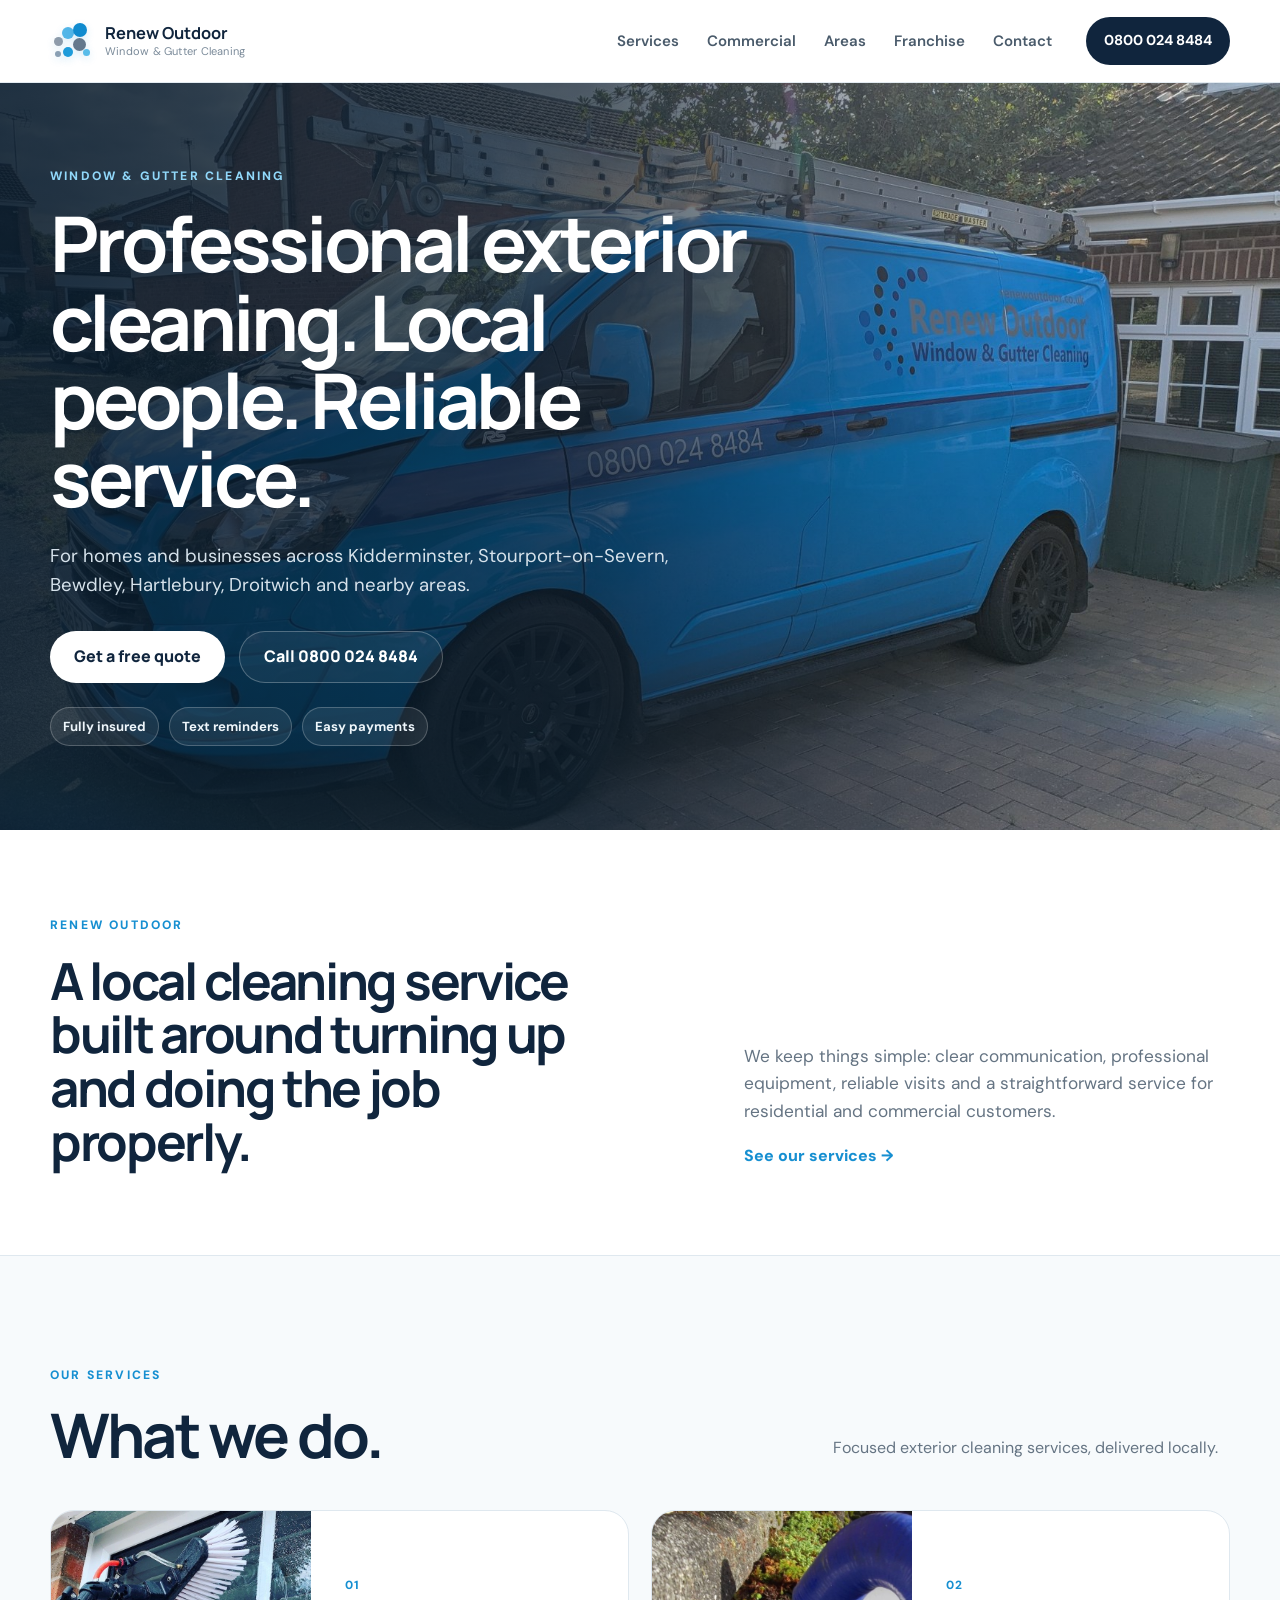
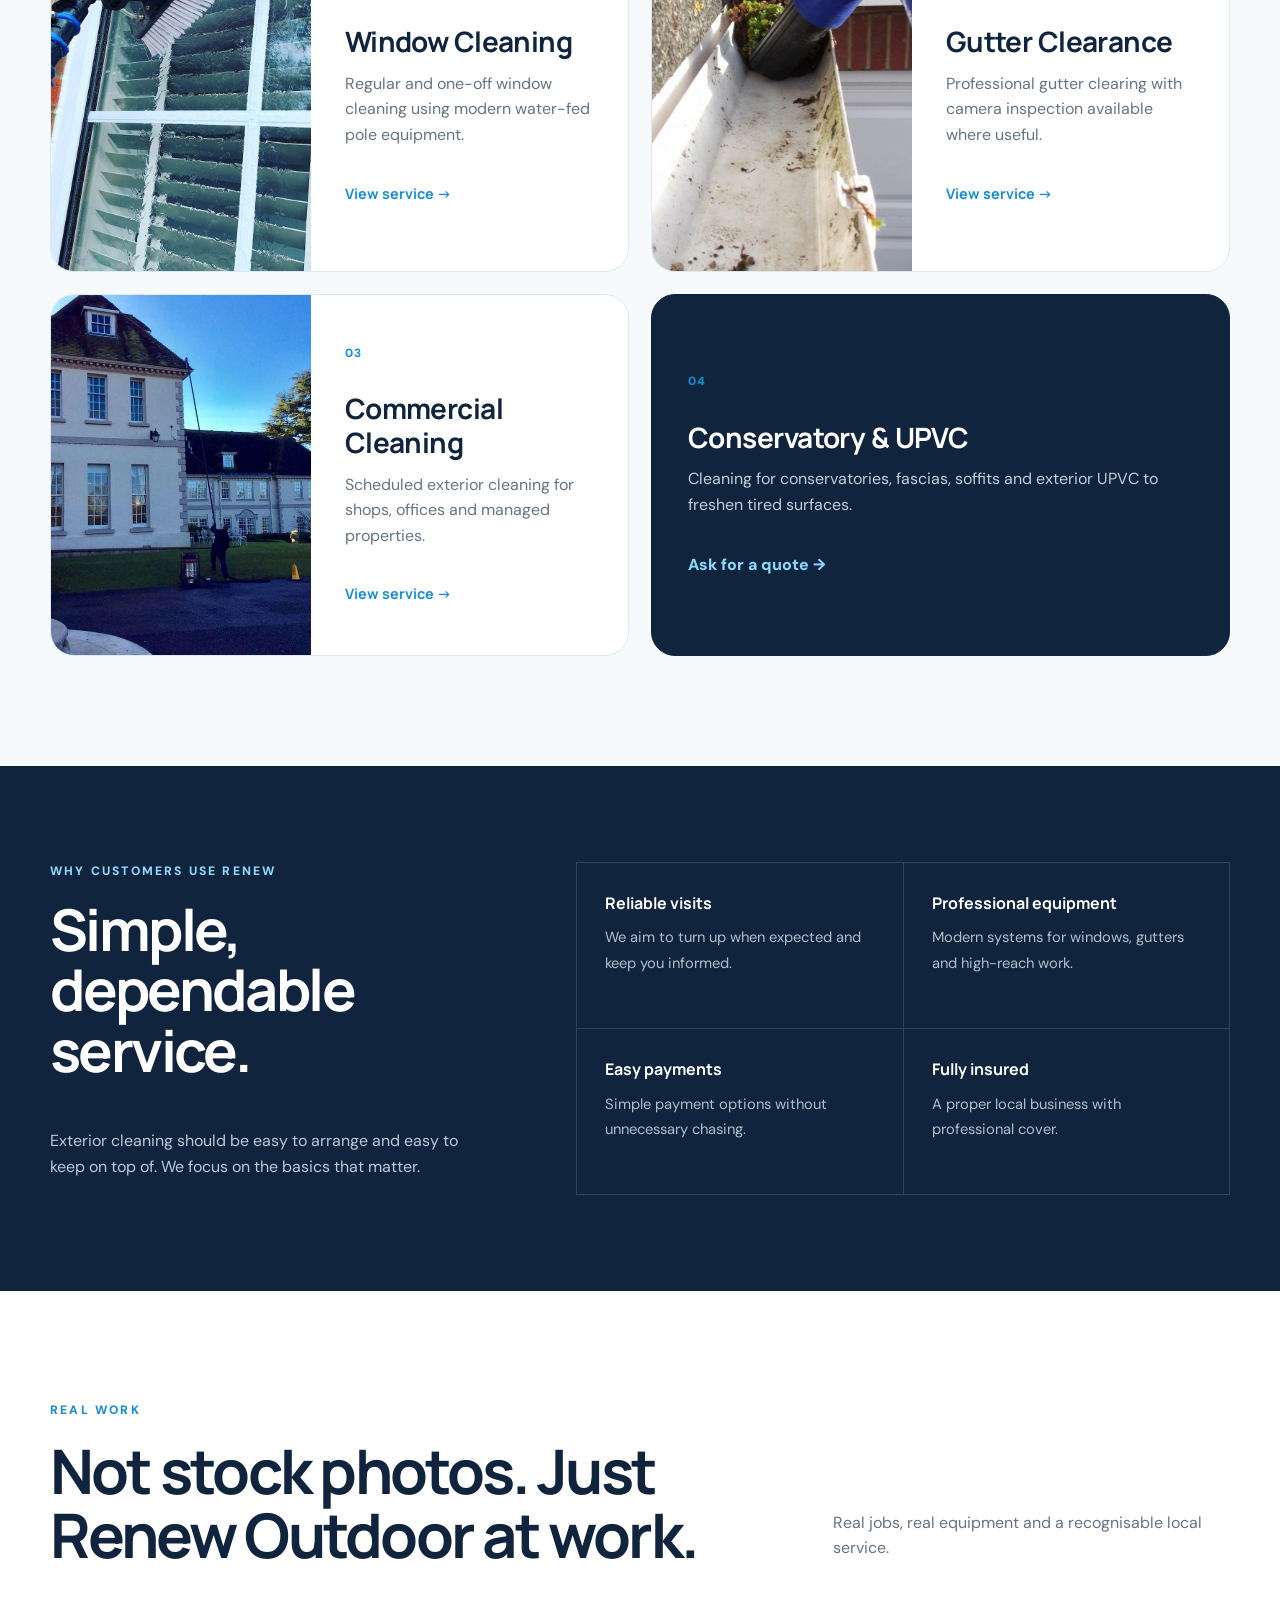
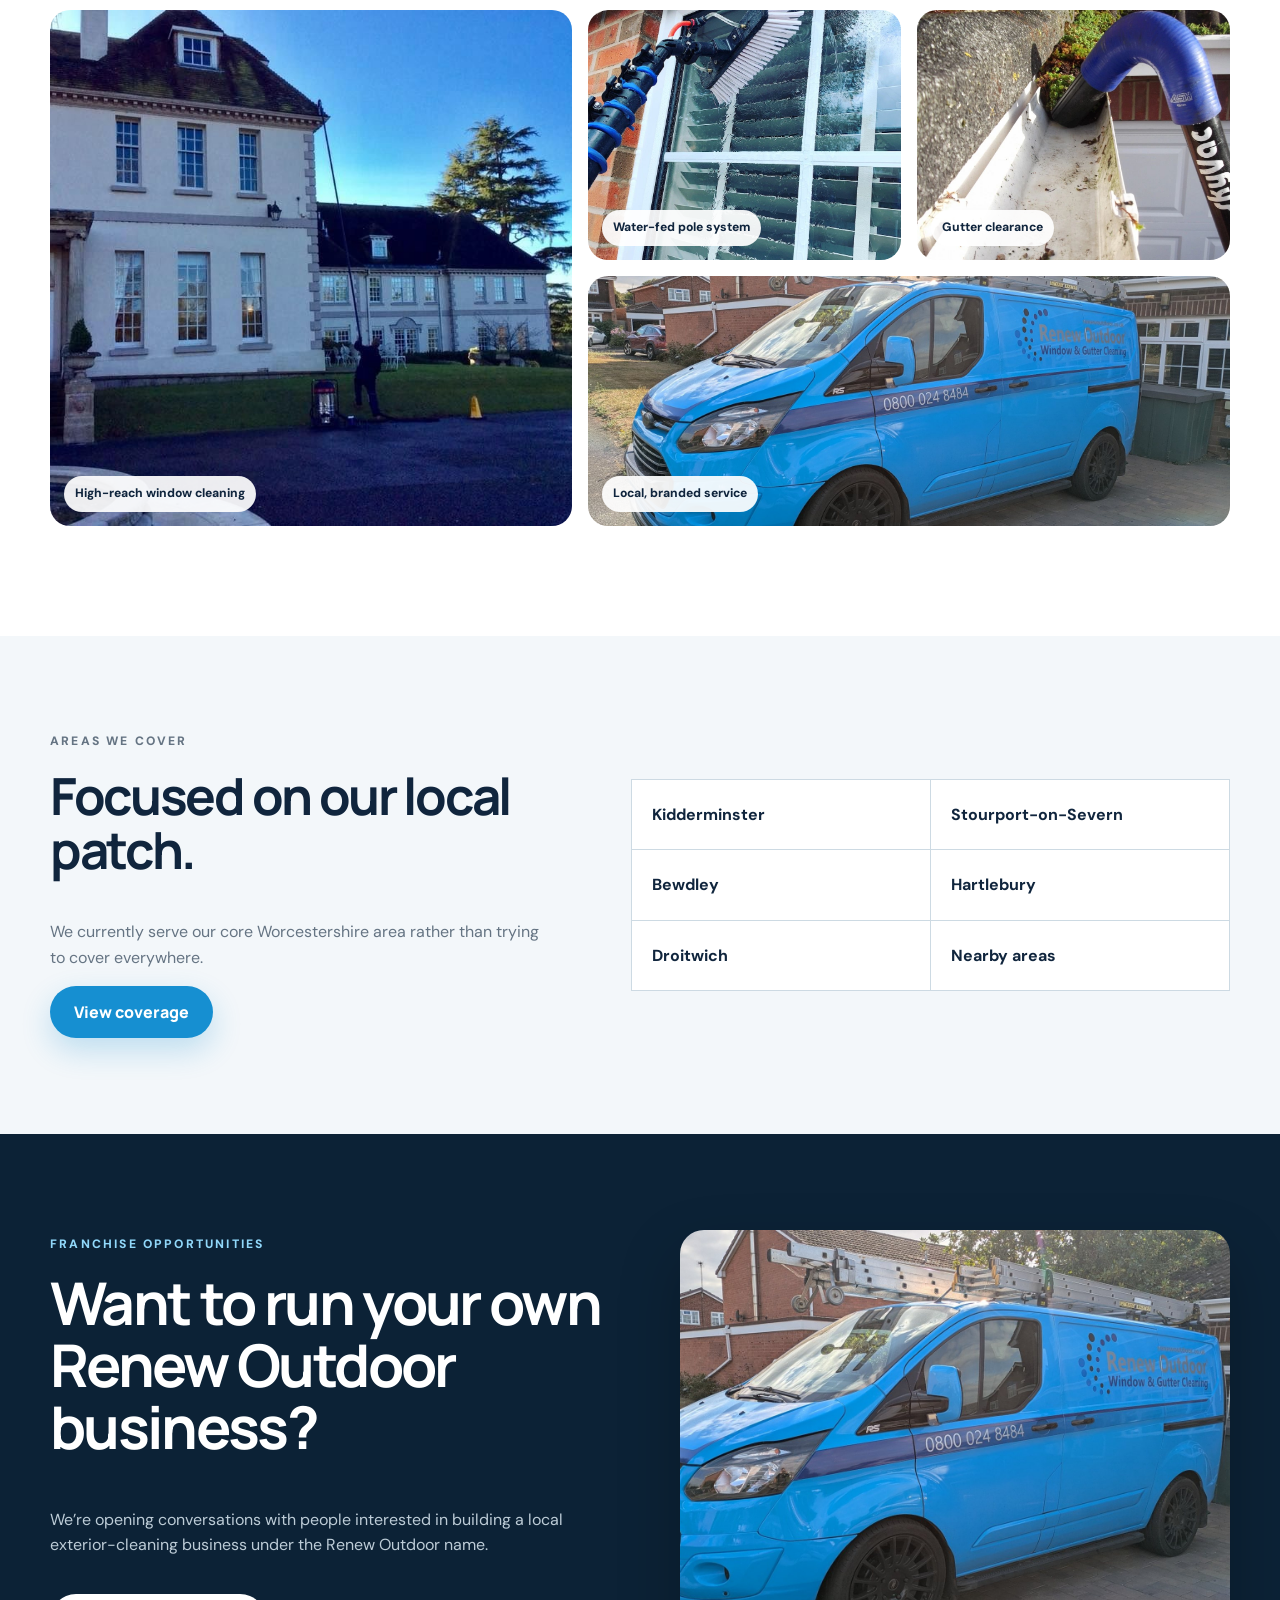
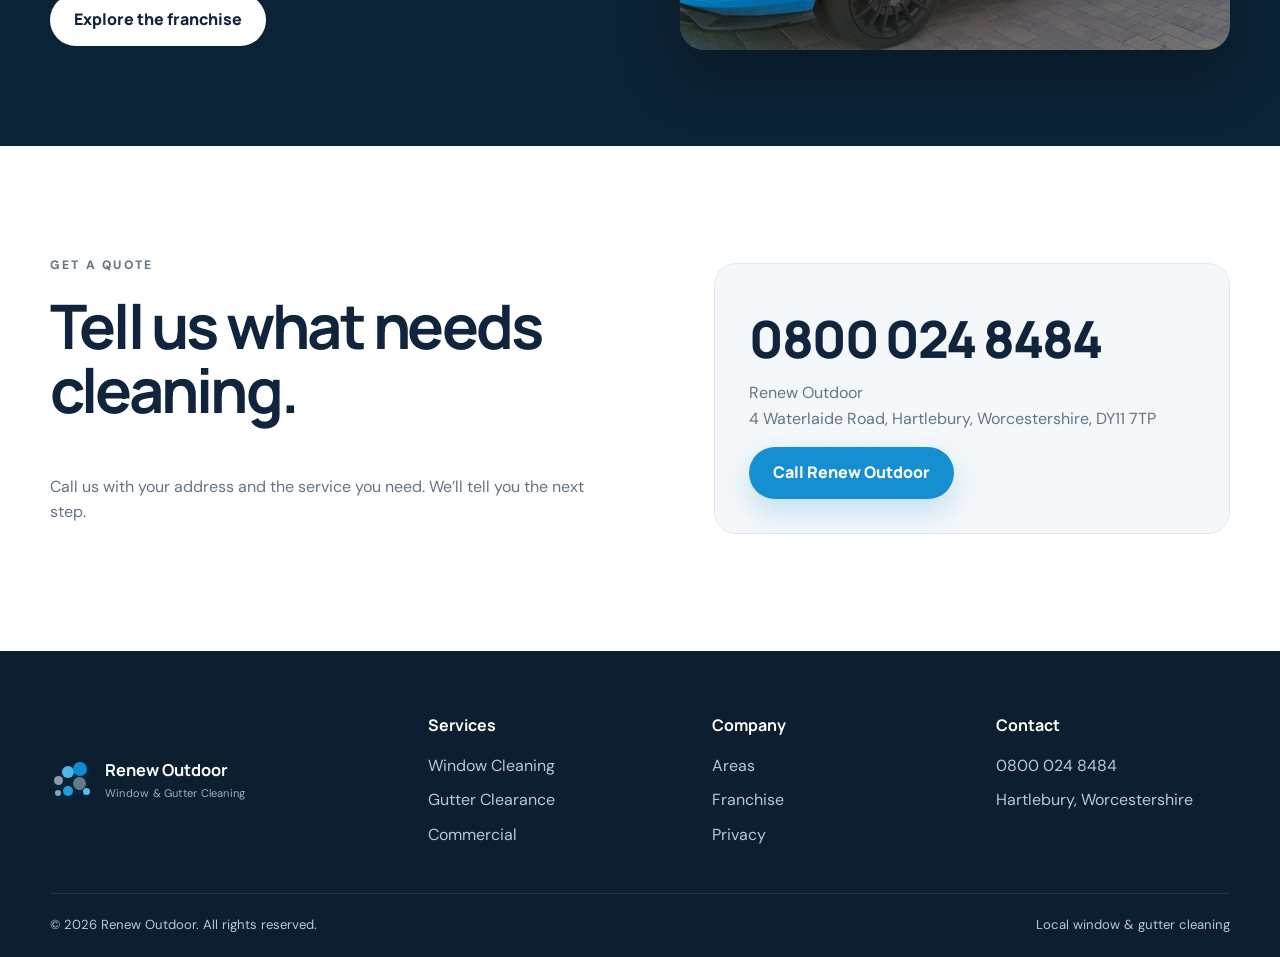
<file: index.html>
<!doctype html>
<html lang="en">
<head>
  <meta charset="utf-8">
  <meta name="viewport" content="width=device-width, initial-scale=1">
  <title>Renew Outdoor | Window & Gutter Cleaning</title>
  <meta name="description" content="Professional window, gutter and commercial exterior cleaning across Kidderminster, Stourport-on-Severn, Bewdley, Hartlebury, Droitwich and nearby areas.">
  <link rel="canonical" href="https://www.renewoutdoor.co.uk/">
  <meta name="theme-color" content="#10253d">
  <meta property="og:type" content="website">
  <meta property="og:url" content="https://www.renewoutdoor.co.uk/">
  <meta property="og:title" content="Renew Outdoor | Window & Gutter Cleaning">
  <meta property="og:image" content="https://www.renewoutdoor.co.uk/social-share.png">
  <meta name="twitter:card" content="summary_large_image">
  <link rel="icon" href="favicon.svg" type="image/svg+xml">
  <link rel="manifest" href="site.webmanifest">
  <link rel="preconnect" href="https://fonts.googleapis.com">
  <link rel="preconnect" href="https://fonts.gstatic.com" crossorigin>
  <link href="https://fonts.googleapis.com/css2?family=DM+Sans:wght@400;500;600;700&family=Manrope:wght@600;700;800&display=swap" rel="stylesheet">
  <link rel="stylesheet" href="styles.css">
  <script type="application/ld+json">{"@context":"https://schema.org","@type":"LocalBusiness","name":"Renew Outdoor","url":"https://www.renewoutdoor.co.uk/","telephone":"0800 024 8484","description":"Professional window, gutter and commercial exterior cleaning in Worcestershire.","address":{"@type":"PostalAddress","streetAddress":"4 Waterlaide Road","addressLocality":"Hartlebury","addressRegion":"Worcestershire","postalCode":"DY11 7TP","addressCountry":"GB"},"areaServed":["Kidderminster","Stourport-on-Severn","Bewdley","Hartlebury","Droitwich"]}</script>
</head>
<body>
  <header class="site-header">
    <div class="container header-inner">
      <a class="brand" href="index.html" aria-label="Renew Outdoor home">
        <span class="brand-mark" aria-hidden="true">
          <span></span><span></span><span></span><span></span><span></span><span></span><span></span>
        </span>
        <span class="brand-copy">
          <strong>Renew Outdoor</strong>
          <small>Window &amp; Gutter Cleaning</small>
        </span>
      </a>
      <button class="menu-toggle" aria-label="Open menu" aria-expanded="false">
        <span></span><span></span><span></span>
      </button>
      <nav class="site-nav" aria-label="Main navigation">
        <a href="#services">Services</a>
        <a href="commercial.html">Commercial</a>
        <a href="areas.html">Areas</a>
        <a href="franchise.html">Franchise</a>
        <a href="#contact">Contact</a>
      </nav>
      <a class="header-call" href="tel:08000248484">0800 024 8484</a>
    </div>
  </header>

  <main>
    <section class="home-hero">
      <img class="home-hero-bg" src="renew-van.jpg" alt="Renew Outdoor blue window and gutter cleaning van">
      <div class="home-hero-overlay"></div>
      <div class="container home-hero-content">
        <div class="home-hero-card">
          <p class="eyebrow eyebrow-light">WINDOW &amp; GUTTER CLEANING</p>
          <h1>Professional exterior cleaning. Local people. Reliable service.</h1>
          <p>For homes and businesses across Kidderminster, Stourport-on-Severn, Bewdley, Hartlebury, Droitwich and nearby areas.</p>
          <div class="hero-actions">
            <a class="btn btn-white" href="#contact">Get a free quote</a>
            <a class="btn btn-ghost-light" href="tel:08000248484">Call 0800 024 8484</a>
          </div>
          <div class="hero-trust">
            <span>Fully insured</span>
            <span>Text reminders</span>
            <span>Easy payments</span>
          </div>
        </div>
      </div>
    </section>

    <section class="home-intro">
      <div class="container home-intro-grid">
        <div>
          <p class="eyebrow">RENEW OUTDOOR</p>
          <h2>A local cleaning service built around turning up and doing the job properly.</h2>
        </div>
        <div>
          <p>We keep things simple: clear communication, professional equipment, reliable visits and a straightforward service for residential and commercial customers.</p>
          <a class="text-link" href="#services">See our services →</a>
        </div>
      </div>
    </section>

    <section class="section home-services" id="services">
      <div class="container">
        <div class="home-section-heading">
          <div>
            <p class="eyebrow">OUR SERVICES</p>
            <h2>What we do.</h2>
          </div>
          <p>Focused exterior cleaning services, delivered locally.</p>
        </div>

        <div class="home-service-grid">
          <a class="home-service-card image-card" href="window-cleaning.html">
            <img src="water-fed-pole-window-cleaning.jpg" alt="Water-fed pole window cleaning">
            <div class="image-card-copy">
              <span>01</span>
              <h3>Window Cleaning</h3>
              <p>Regular and one-off window cleaning using modern water-fed pole equipment.</p>
              <strong>View service →</strong>
            </div>
          </a>

          <a class="home-service-card image-card" href="gutter-cleaning.html">
            <img src="gutter-vac.jpg" alt="Gutter vacuum equipment clearing a residential gutter">
            <div class="image-card-copy">
              <span>02</span>
              <h3>Gutter Clearance</h3>
              <p>Professional gutter clearing with camera inspection available where useful.</p>
              <strong>View service →</strong>
            </div>
          </a>

          <a class="home-service-card image-card" href="commercial.html">
            <img src="large-property-window-cleaning.jpg" alt="High-reach window cleaning at a large property">
            <div class="image-card-copy">
              <span>03</span>
              <h3>Commercial Cleaning</h3>
              <p>Scheduled exterior cleaning for shops, offices and managed properties.</p>
              <strong>View service →</strong>
            </div>
          </a>

          <div class="home-service-card plain-card">
            <span>04</span>
            <h3>Conservatory &amp; UPVC</h3>
            <p>Cleaning for conservatories, fascias, soffits and exterior UPVC to freshen tired surfaces.</p>
            <a class="text-link" href="#contact">Ask for a quote →</a>
          </div>
        </div>
      </div>
    </section>

    <section class="home-trust-section">
      <div class="container home-trust-grid">
        <div class="trust-copy">
          <p class="eyebrow eyebrow-light">WHY CUSTOMERS USE RENEW</p>
          <h2>Simple, dependable service.</h2>
          <p>Exterior cleaning should be easy to arrange and easy to keep on top of. We focus on the basics that matter.</p>
        </div>
        <div class="trust-list">
          <div><strong>Reliable visits</strong><span>We aim to turn up when expected and keep you informed.</span></div>
          <div><strong>Professional equipment</strong><span>Modern systems for windows, gutters and high-reach work.</span></div>
          <div><strong>Easy payments</strong><span>Simple payment options without unnecessary chasing.</span></div>
          <div><strong>Fully insured</strong><span>A proper local business with professional cover.</span></div>
        </div>
      </div>
    </section>

    <section class="section home-gallery">
      <div class="container">
        <div class="home-section-heading">
          <div>
            <p class="eyebrow">REAL WORK</p>
            <h2>Not stock photos. Just Renew Outdoor at work.</h2>
          </div>
          <p>Real jobs, real equipment and a recognisable local service.</p>
        </div>

        <div class="real-photo-grid">
          <figure class="photo-main">
            <img src="large-property-window-cleaning.jpg" alt="Renew Outdoor cleaning windows at a large property">
            <figcaption>High-reach window cleaning</figcaption>
          </figure>
          <figure>
            <img src="water-fed-pole-window-cleaning.jpg" alt="Water-fed pole brush cleaning a window">
            <figcaption>Water-fed pole system</figcaption>
          </figure>
          <figure>
            <img src="gutter-vac.jpg" alt="Gutter vacuum equipment in use">
            <figcaption>Gutter clearance</figcaption>
          </figure>
          <figure>
            <img src="renew-van.jpg" alt="Renew Outdoor service van">
            <figcaption>Local, branded service</figcaption>
          </figure>
        </div>
      </div>
    </section>

    <section class="home-areas" id="areas">
      <div class="container home-areas-grid">
        <div>
          <p class="eyebrow">AREAS WE COVER</p>
          <h2>Focused on our local patch.</h2>
          <p>We currently serve our core Worcestershire area rather than trying to cover everywhere.</p>
          <a class="btn btn-primary" href="areas.html">View coverage</a>
        </div>
        <div class="area-list-simple">
          <span>Kidderminster</span>
          <span>Stourport-on-Severn</span>
          <span>Bewdley</span>
          <span>Hartlebury</span>
          <span>Droitwich</span>
          <span>Nearby areas</span>
        </div>
      </div>
    </section>

    <section class="home-franchise">
      <div class="container home-franchise-grid">
        <div>
          <p class="eyebrow eyebrow-light">FRANCHISE OPPORTUNITIES</p>
          <h2>Want to run your own Renew Outdoor business?</h2>
          <p>We’re opening conversations with people interested in building a local exterior-cleaning business under the Renew Outdoor name.</p>
          <a class="btn btn-white" href="franchise.html">Explore the franchise</a>
        </div>
        <div class="franchise-van-card">
          <img src="renew-van.jpg" alt="Renew Outdoor branded van">
        </div>
      </div>
    </section>

    <section class="section home-contact" id="contact">
      <div class="container home-contact-grid">
        <div>
          <p class="eyebrow">GET A QUOTE</p>
          <h2>Tell us what needs cleaning.</h2>
          <p>Call us with your address and the service you need. We’ll tell you the next step.</p>
        </div>
        <div class="quote-card">
          <a class="quote-phone" href="tel:08000248484">0800 024 8484</a>
          <p>Renew Outdoor<br>4 Waterlaide Road, Hartlebury, Worcestershire, DY11 7TP</p>
          <a class="btn btn-primary" href="tel:08000248484">Call Renew Outdoor</a>
        </div>
      </div>
    </section>
  </main>

  <footer class="site-footer">
    <div class="container footer-grid">
      <div class="brand footer-brand">
        <span class="brand-mark" aria-hidden="true">
          <span></span><span></span><span></span><span></span><span></span><span></span><span></span>
        </span>
        <span class="brand-copy">
          <strong>Renew Outdoor</strong>
          <small>Window &amp; Gutter Cleaning</small>
        </span>
      </div>
      <div>
        <strong>Services</strong>
        <a href="window-cleaning.html">Window Cleaning</a>
        <a href="gutter-cleaning.html">Gutter Clearance</a>
        <a href="commercial.html">Commercial</a>
      </div>
      <div>
        <strong>Company</strong>
        <a href="areas.html">Areas</a>
        <a href="franchise.html">Franchise</a>
        <a href="privacy.html">Privacy</a>
      </div>
      <div>
        <strong>Contact</strong>
        <a href="tel:08000248484">0800 024 8484</a>
        <span>Hartlebury, Worcestershire</span>
      </div>
    </div>
    <div class="container footer-bottom">
      <span>© <span id="year"></span> Renew Outdoor. All rights reserved.</span>
      <span>Local window &amp; gutter cleaning</span>
    </div>
  </footer>

  <div class="mobile-quote-bar" aria-label="Quick contact">
    <a href="tel:08000248484">Call</a>
    <a href="#contact">Get a quote</a>
  </div>

  <script src="script.js"></script>
</body>
</html>
</file>
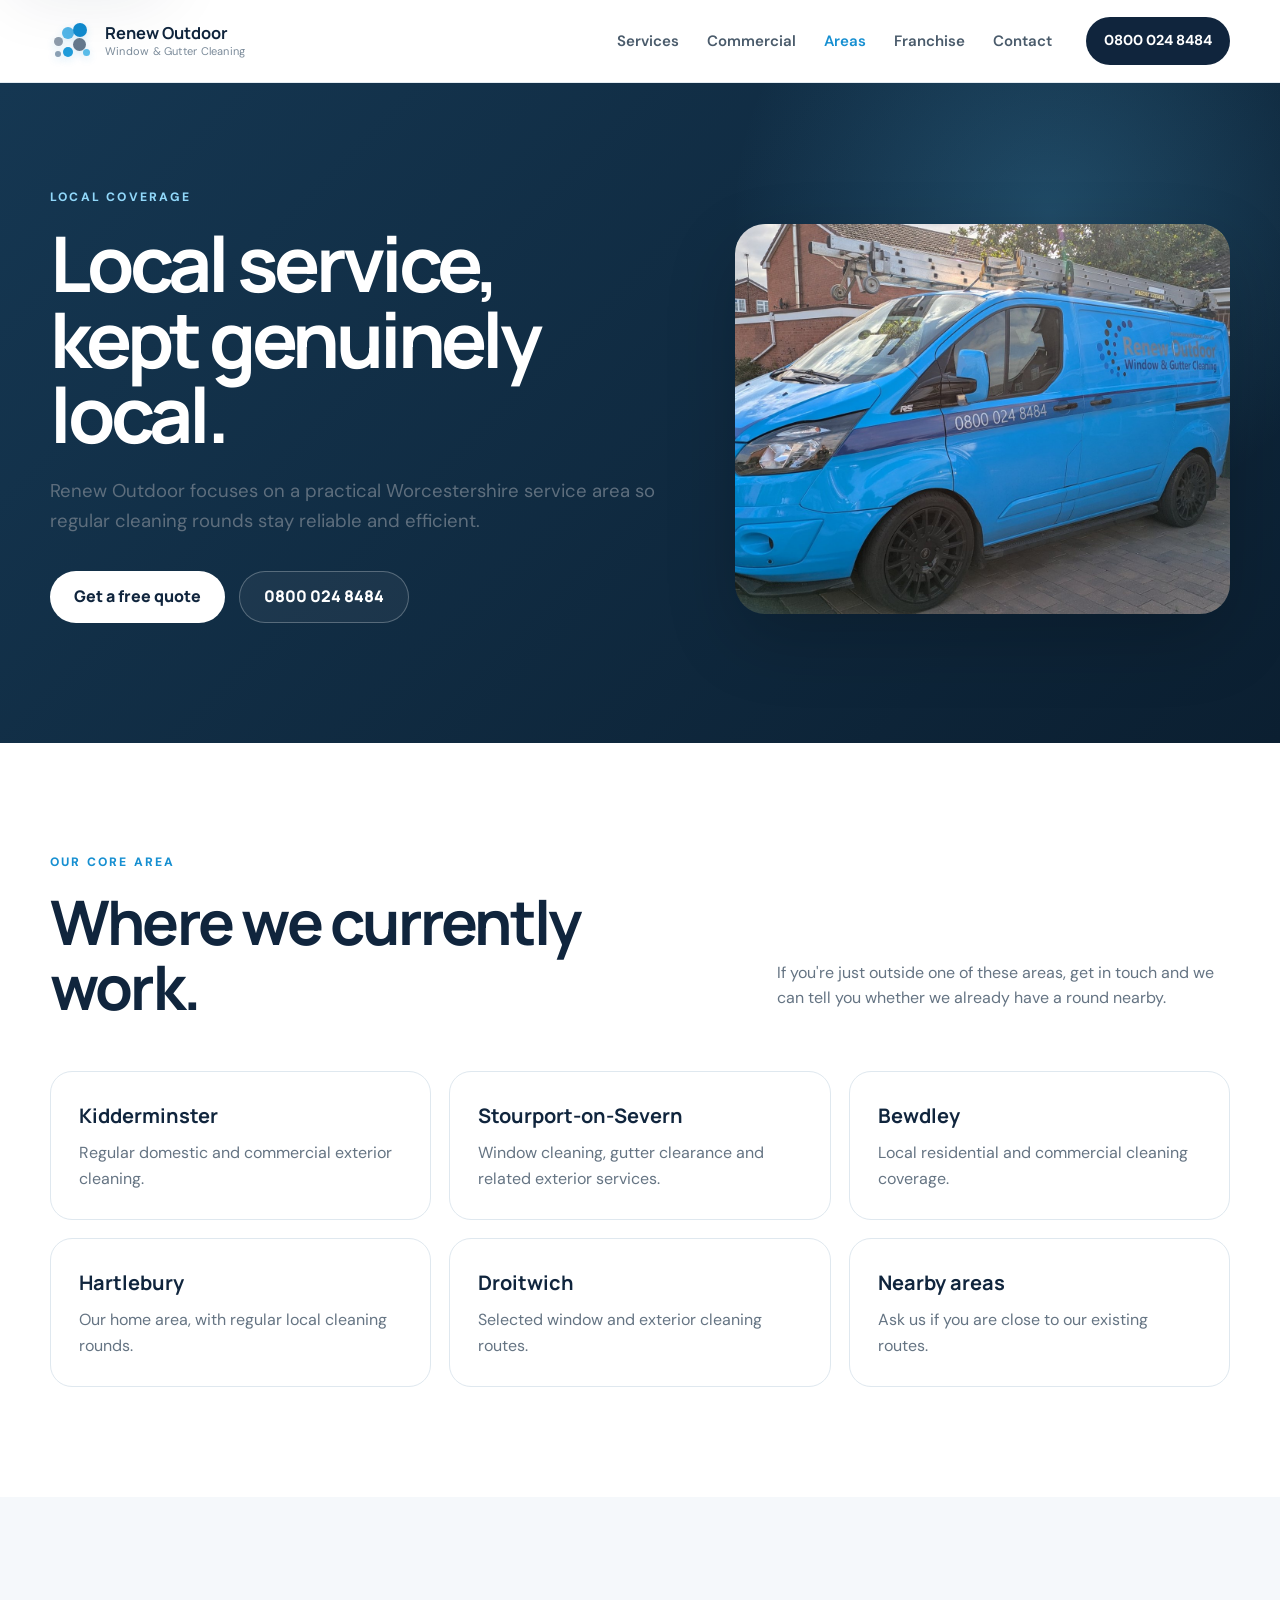
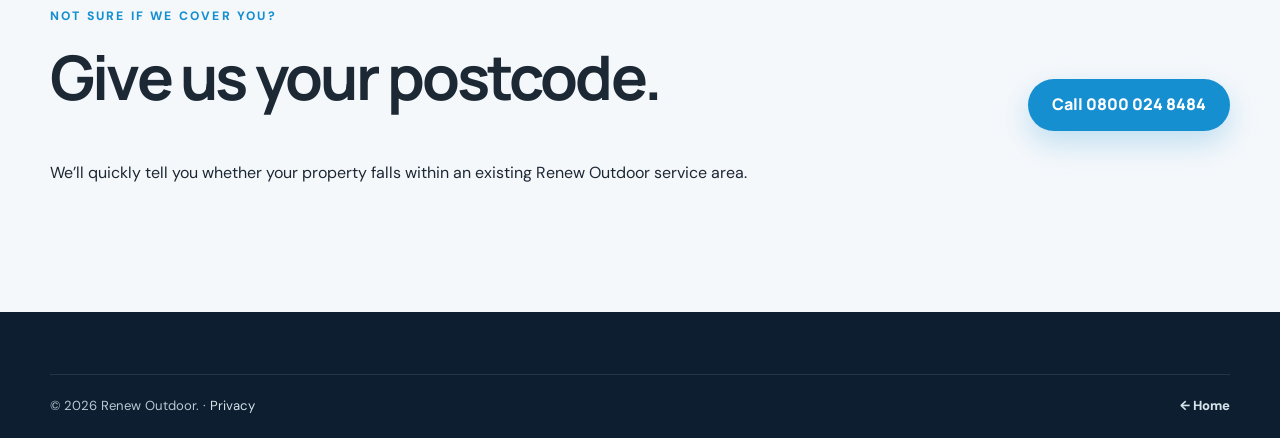
<file: areas.html>
<!doctype html>
<html lang="en">
<head>
  <meta charset="utf-8">
  <meta name="viewport" content="width=device-width, initial-scale=1">
  <title>Areas We Cover | Renew Outdoor</title>
  <meta name="description" content="Renew Outdoor provides window, gutter and commercial exterior cleaning across Kidderminster, Stourport-on-Severn, Bewdley, Hartlebury, Droitwich and nearby areas.">
  <link rel="canonical" href="https://www.renewoutdoor.co.uk/areas.html">
  <meta name="theme-color" content="#10253d">
  <link rel="icon" href="favicon.svg" type="image/svg+xml">
  <link rel="preconnect" href="https://fonts.googleapis.com">
  <link rel="preconnect" href="https://fonts.gstatic.com" crossorigin>
  <link href="https://fonts.googleapis.com/css2?family=DM+Sans:wght@400;500;600;700&family=Manrope:wght@600;700;800&display=swap" rel="stylesheet">
  <link rel="stylesheet" href="styles.css">
</head>
<body>
<a class="skip-link" href="#main">Skip to content</a>
<header class="site-header">
  <div class="container header-inner">
    <a class="brand" href="index.html" aria-label="Renew Outdoor home">
      <span class="brand-mark" aria-hidden="true"><span></span><span></span><span></span><span></span><span></span><span></span><span></span></span>
      <span class="brand-copy"><strong>Renew Outdoor</strong><small>Window &amp; Gutter Cleaning</small></span>
    </a>
    <button class="menu-toggle" aria-label="Open menu" aria-expanded="false"><span></span><span></span><span></span></button>
    <nav class="site-nav" aria-label="Main navigation">
      <a href="index.html#services">Services</a>
      <a href="commercial.html">Commercial</a>
      <a class="active" aria-current="page" href="areas.html">Areas</a>
      <a href="franchise.html">Franchise</a>
      <a href="index.html#contact">Contact</a>
    </nav>
    <a class="header-call" href="tel:08000248484">0800 024 8484</a>
  </div>
</header>
<main id="main">
  <section class="inner-hero">
    <div class="container inner-hero-grid">
      <div>
        <p class="eyebrow eyebrow-light">LOCAL COVERAGE</p>
        <h1>Local service,<br>kept genuinely local.</h1>
        <p class="hero-lead light">Renew Outdoor focuses on a practical Worcestershire service area so regular cleaning rounds stay reliable and efficient.</p>
        <div class="hero-actions"><a class="btn btn-white" href="index.html#contact">Get a free quote</a><a class="btn btn-ghost-light" href="tel:08000248484">0800 024 8484</a></div>
      </div>
      <div class="inner-photo"><img src="renew-van.jpg" alt="Renew Outdoor blue window and gutter cleaning van" loading="eager"></div>
    </div>
  </section>
  <section class="section">
    <div class="container">
      <div class="section-heading">
        <div><p class="eyebrow">OUR CORE AREA</p><h2>Where we currently work.</h2></div>
        <p>If you're just outside one of these areas, get in touch and we can tell you whether we already have a round nearby.</p>
      </div>
      <div class="coverage-grid">
        <article><strong>Kidderminster</strong><p>Regular domestic and commercial exterior cleaning.</p></article>
        <article><strong>Stourport-on-Severn</strong><p>Window cleaning, gutter clearance and related exterior services.</p></article>
        <article><strong>Bewdley</strong><p>Local residential and commercial cleaning coverage.</p></article>
        <article><strong>Hartlebury</strong><p>Our home area, with regular local cleaning rounds.</p></article>
        <article><strong>Droitwich</strong><p>Selected window and exterior cleaning routes.</p></article>
        <article><strong>Nearby areas</strong><p>Ask us if you are close to our existing routes.</p></article>
      </div>
    </div>
  </section>
  <section class="section section-soft">
    <div class="container mini-cta-inner">
      <div><p class="eyebrow">NOT SURE IF WE COVER YOU?</p><h2>Give us your postcode.</h2><p>We’ll quickly tell you whether your property falls within an existing Renew Outdoor service area.</p></div>
      <a class="btn btn-primary" href="tel:08000248484">Call 0800 024 8484</a>
    </div>
  </section>
</main>
<footer class="site-footer"><div class="container footer-bottom"><span>© <span id="year"></span> Renew Outdoor. · <a href="privacy.html">Privacy</a></span><a class="text-link light-link" href="index.html">← Home</a></div></footer>
<script src="script.js"></script>
</body></html>
</file>
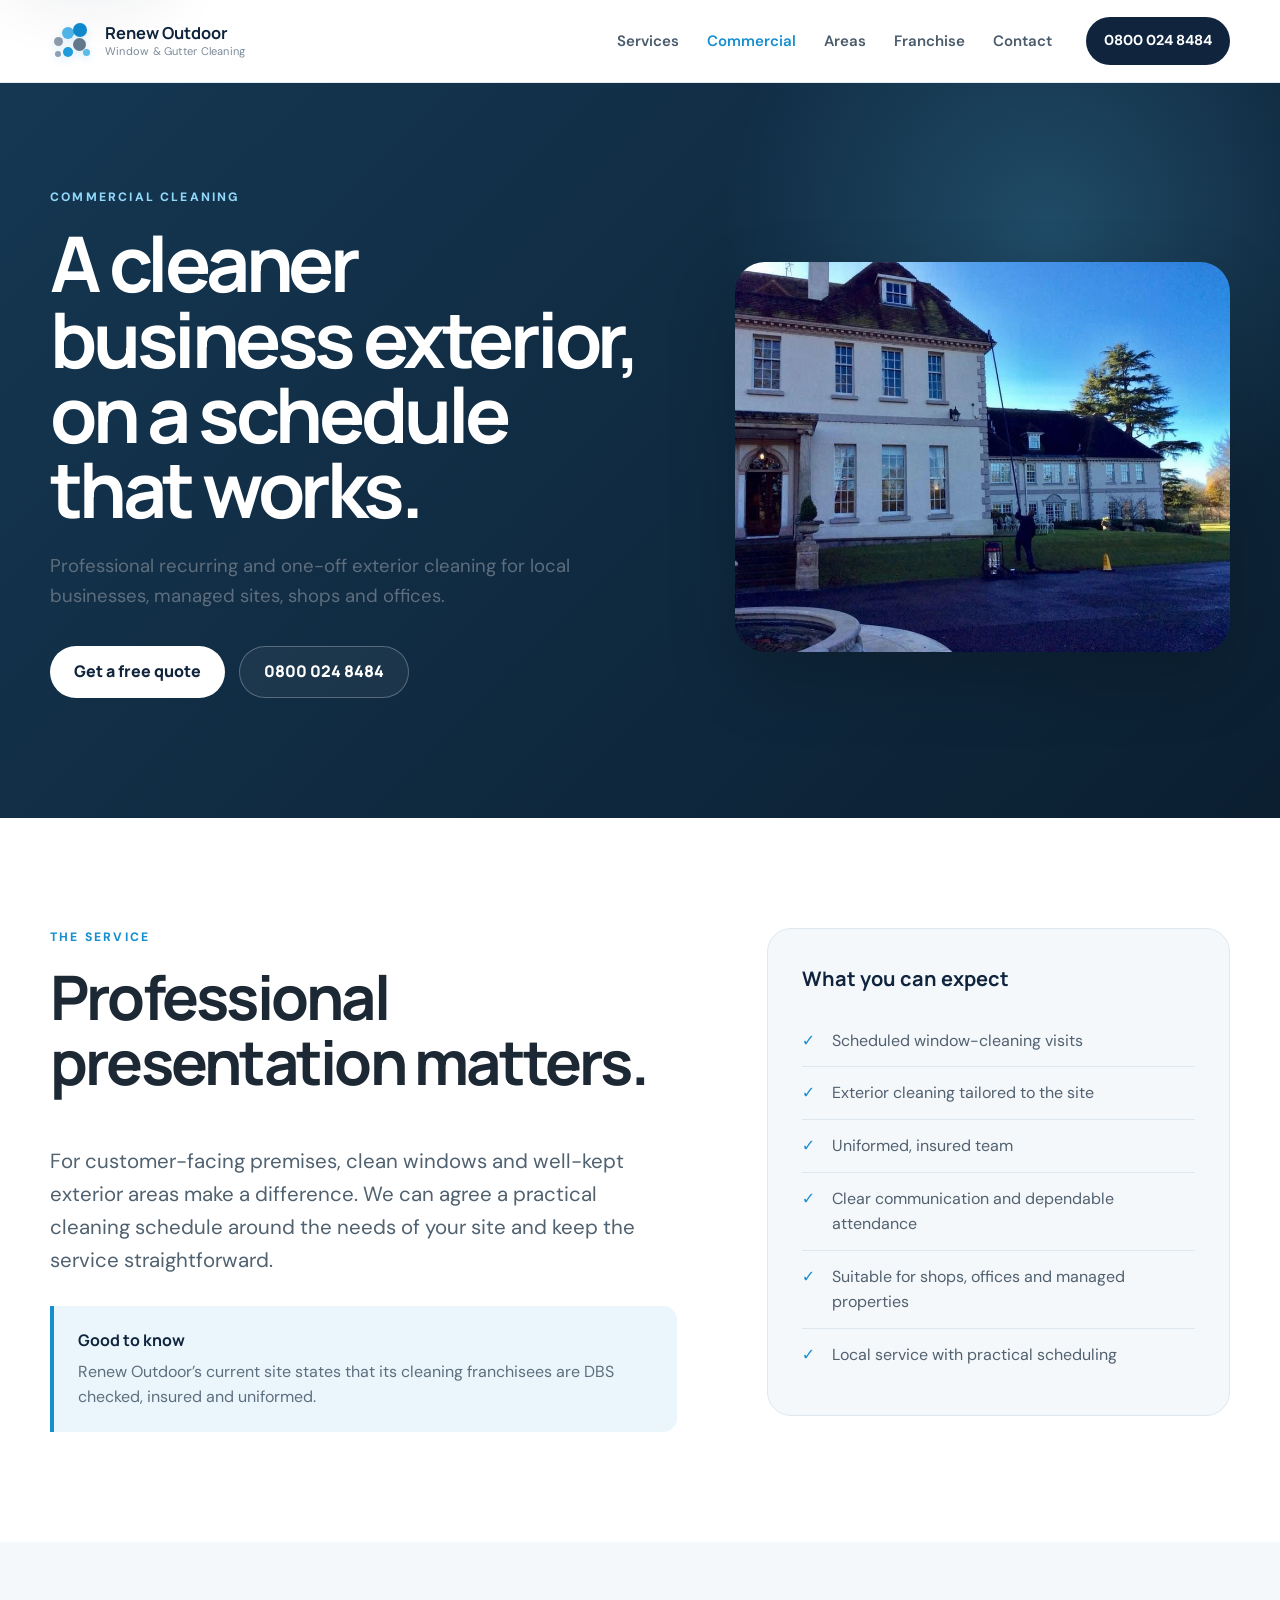
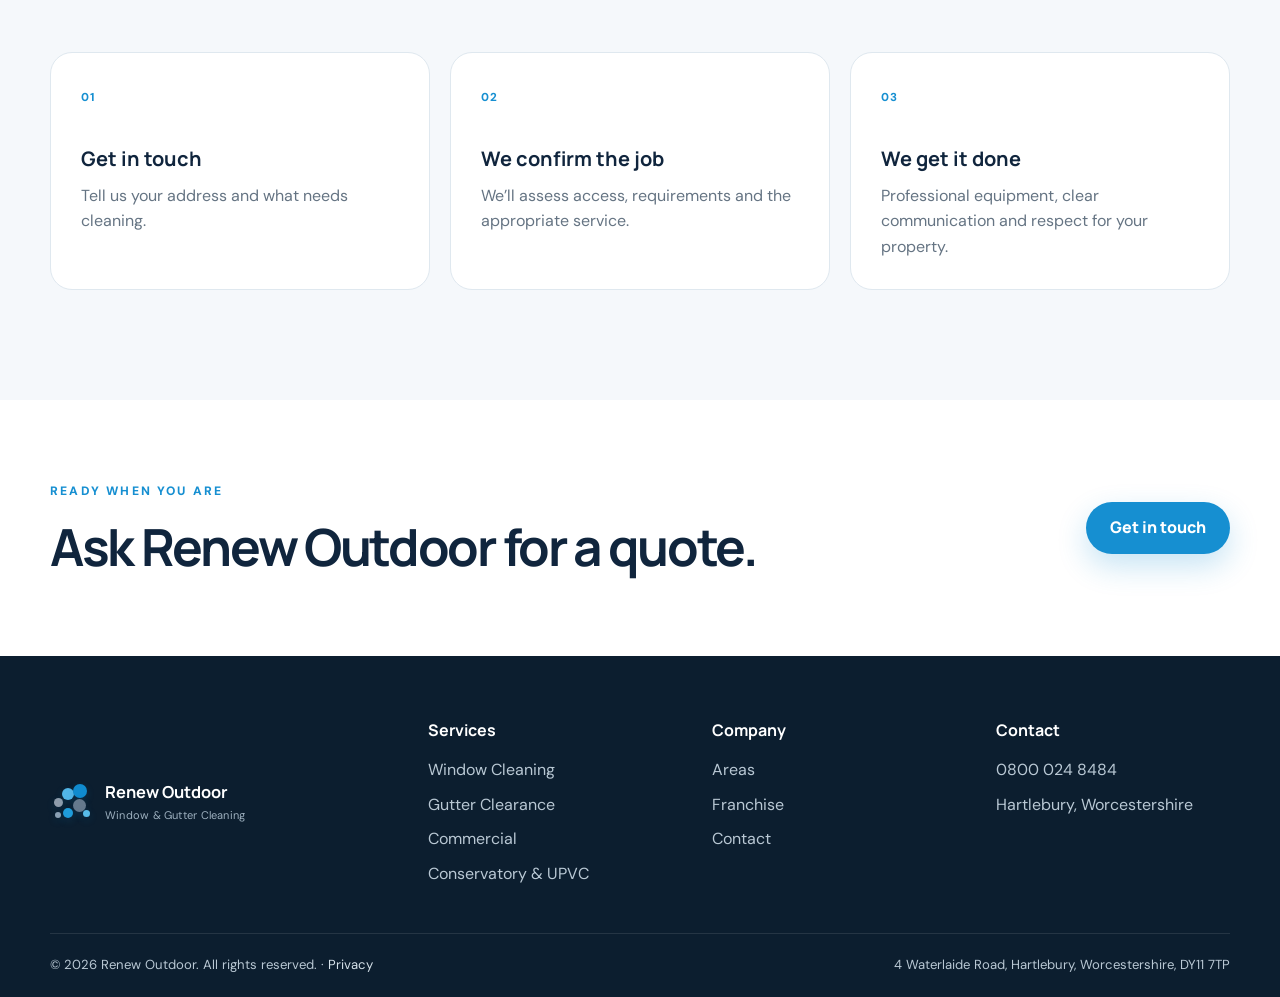
<file: commercial.html>
<!doctype html>
<html lang="en">
<head>
  <meta charset="utf-8">
  <meta name="viewport" content="width=device-width, initial-scale=1">
  <title>Commercial Exterior Cleaning | Renew Outdoor</title>
  <meta name="description" content="Reliable commercial window and exterior cleaning for local shops, offices, managed properties and business premises.">
  <link rel="preconnect" href="https://fonts.googleapis.com">
  <link rel="preconnect" href="https://fonts.gstatic.com" crossorigin>
  <link href="https://fonts.googleapis.com/css2?family=DM+Sans:wght@400;500;600;700&family=Manrope:wght@600;700;800&display=swap" rel="stylesheet">
  <link rel="canonical" href="https://www.renewoutdoor.co.uk/commercial.html">
  <meta name="theme-color" content="#10253d">
  <meta property="og:type" content="website">
  <meta property="og:url" content="https://www.renewoutdoor.co.uk/commercial.html">
  <meta property="og:title" content="Commercial Exterior Cleaning | Renew Outdoor">
  <meta property="og:image" content="https://www.renewoutdoor.co.uk/social-share.png">
  <meta name="twitter:card" content="summary_large_image">
  <link rel="icon" href="favicon.svg" type="image/svg+xml">
  <link rel="manifest" href="site.webmanifest">
  <link rel="stylesheet" href="styles.css">
</head>
<body>
  <a class="skip-link" href="#main">Skip to content</a>

  <header class="site-header">
    <div class="container header-inner">
      <a class="brand" href="index.html" aria-label="Renew Outdoor home">
        <span class="brand-mark" aria-hidden="true">
          <span></span><span></span><span></span><span></span><span></span><span></span><span></span>
        </span>
        <span class="brand-copy">
          <strong>Renew Outdoor</strong>
          <small>Window &amp; Gutter Cleaning</small>
        </span>
      </a>
      <button class="menu-toggle" aria-label="Open menu" aria-expanded="false">
        <span></span><span></span><span></span>
      </button>
      <nav class="site-nav" aria-label="Main navigation">
        <a href="index.html#services">Services</a>
<a class="active" href="commercial.html">Commercial</a>
<a href="areas.html">Areas</a>
<a href="franchise.html">Franchise</a>
<a href="index.html#contact">Contact</a>
      </nav>
      <a class="header-call" href="tel:08000248484">0800 024 8484</a>
    </div>
  </header>
<main id="main">
  <section class="inner-hero">
    <div class="container inner-hero-grid">
      <div>
        <p class="eyebrow eyebrow-light">COMMERCIAL CLEANING</p>
        <h1>A cleaner business exterior,<br>on a schedule that works.</h1>
        <p class="hero-lead light">Professional recurring and one-off exterior cleaning for local businesses, managed sites, shops and offices.</p>
        <div class="hero-actions">
          <a class="btn btn-white" href="index.html#contact">Get a free quote</a>
          <a class="btn btn-ghost-light" href="tel:08000248484">0800 024 8484</a>
        </div>
      </div>
      <div class="inner-photo"><img src="large-property-window-cleaning.jpg" alt="High-reach window cleaning at a large property" loading="eager"></div>
    </div>
  </section>

  <section class="section">
    <div class="container detail-grid">
      <div>
        <p class="eyebrow">THE SERVICE</p>
        <h2>Professional presentation matters.</h2>
        <p class="large-copy">For customer-facing premises, clean windows and well-kept exterior areas make a difference. We can agree a practical cleaning schedule around the needs of your site and keep the service straightforward.</p>
        <div class="notice-card"><strong>Good to know</strong><p>Renew Outdoor’s current site states that its cleaning franchisees are DBS checked, insured and uniformed.</p></div>
      </div>
      <div class="tick-card">
        <strong>What you can expect</strong>
        <ul><li>Scheduled window-cleaning visits</li><li>Exterior cleaning tailored to the site</li><li>Uniformed, insured team</li><li>Clear communication and dependable attendance</li><li>Suitable for shops, offices and managed properties</li><li>Local service with practical scheduling</li></ul>
      </div>
    </div>
  </section>

  <section class="section section-soft">
    <div class="container process-grid">
      <div><span>01</span><strong>Get in touch</strong><p>Tell us your address and what needs cleaning.</p></div>
      <div><span>02</span><strong>We confirm the job</strong><p>We’ll assess access, requirements and the appropriate service.</p></div>
      <div><span>03</span><strong>We get it done</strong><p>Professional equipment, clear communication and respect for your property.</p></div>
    </div>
  </section>

  <section class="section mini-cta">
    <div class="container mini-cta-inner">
      <div><p class="eyebrow">READY WHEN YOU ARE</p><h2>Ask Renew Outdoor for a quote.</h2></div>
      <a class="btn btn-primary" href="index.html#contact">Get in touch</a>
    </div>
  </section>
</main>

  <footer class="site-footer">
    <div class="container footer-grid">
      <div class="brand footer-brand">
        <span class="brand-mark" aria-hidden="true">
          <span></span><span></span><span></span><span></span><span></span><span></span><span></span>
        </span>
        <span class="brand-copy">
          <strong>Renew Outdoor</strong>
          <small>Window &amp; Gutter Cleaning</small>
        </span>
      </div>
      <div>
        <strong>Services</strong>
        <a href="window-cleaning.html">Window Cleaning</a>
        <a href="gutter-cleaning.html">Gutter Clearance</a>
        <a href="commercial.html">Commercial</a>
        <a href="index.html#upvc">Conservatory &amp; UPVC</a>
      </div>
      <div>
        <strong>Company</strong>
        <a href="areas.html">Areas</a>
        <a href="franchise.html">Franchise</a>
        <a href="index.html#contact">Contact</a>
      </div>
      <div>
        <strong>Contact</strong>
        <a href="tel:08000248484">0800 024 8484</a>
        <span>Hartlebury, Worcestershire</span>
      </div>
    </div>
    <div class="container footer-bottom">
      <span>© <span id="year"></span> Renew Outdoor. All rights reserved. · <a href="privacy.html">Privacy</a></span>
      <span>4 Waterlaide Road, Hartlebury, Worcestershire, DY11 7TP</span>
    </div>
  </footer>
  <script src="script.js"></script>
</body>
</html>
</file>
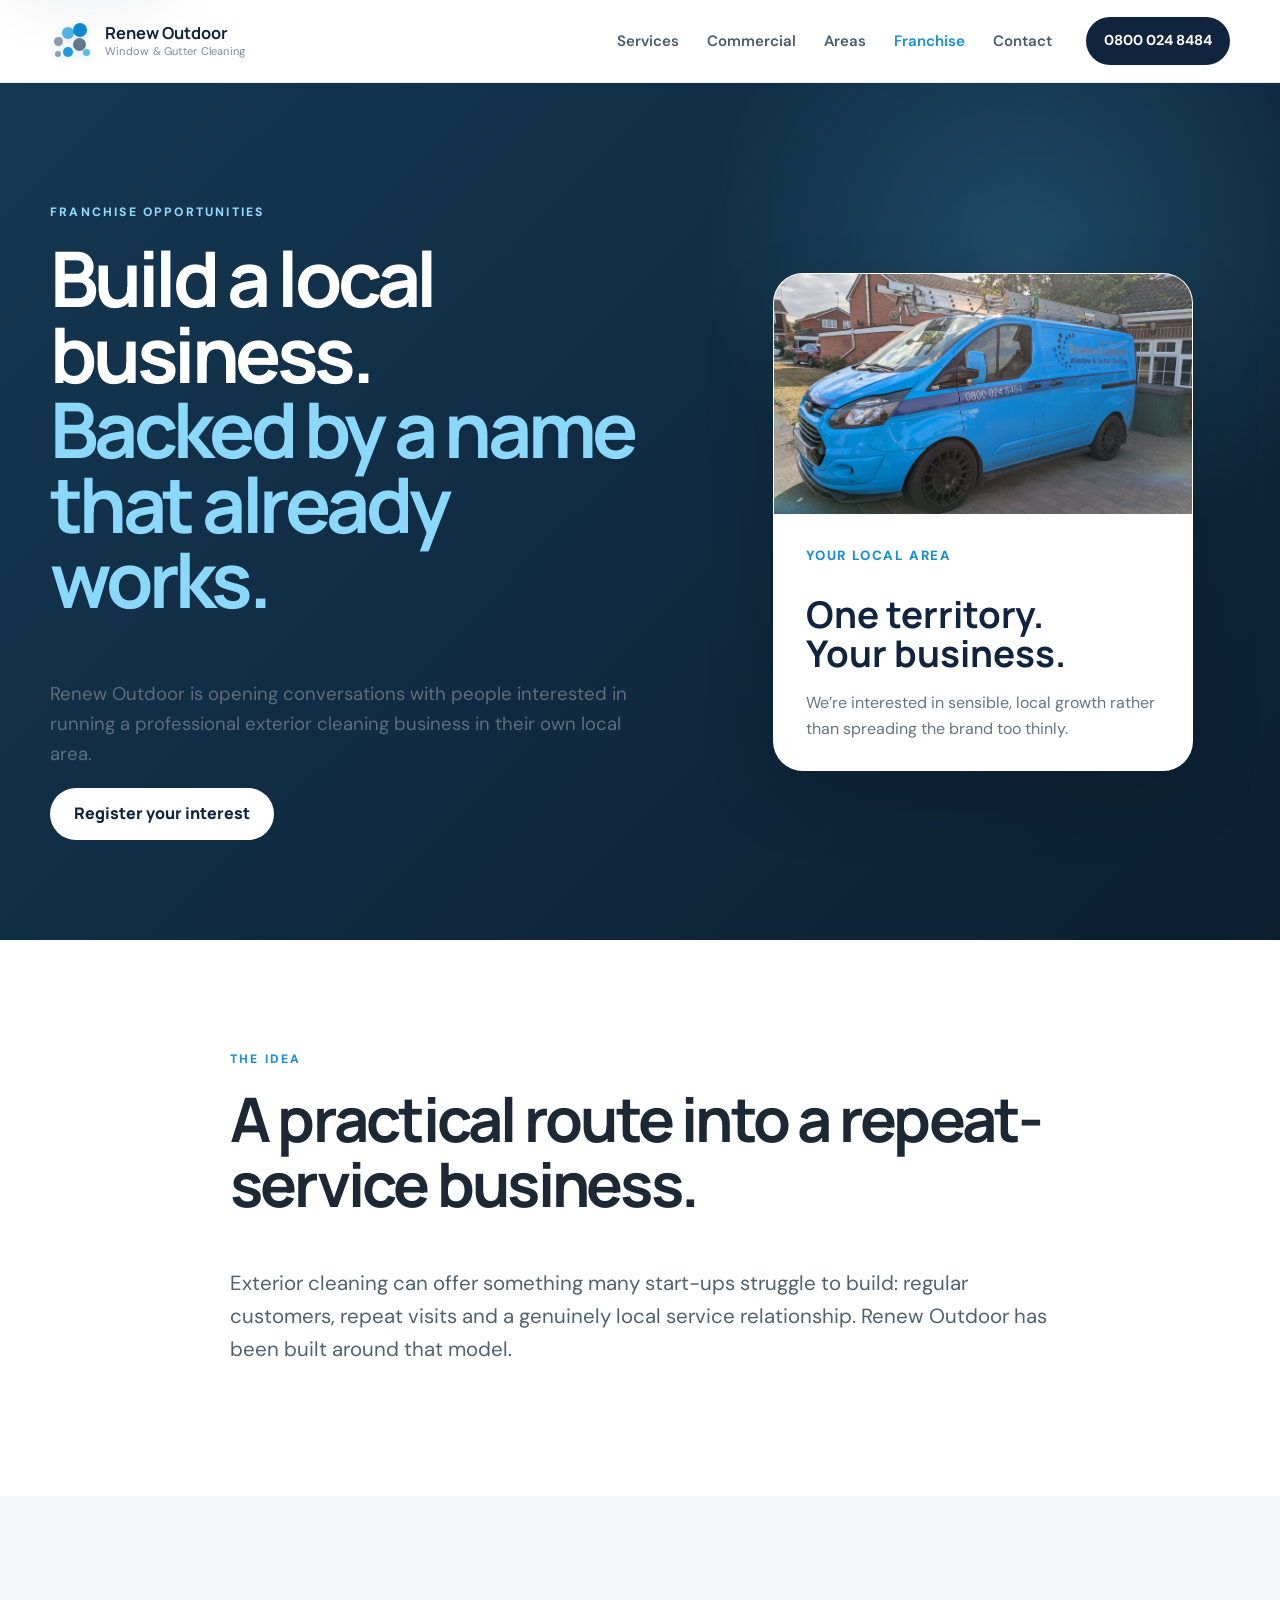
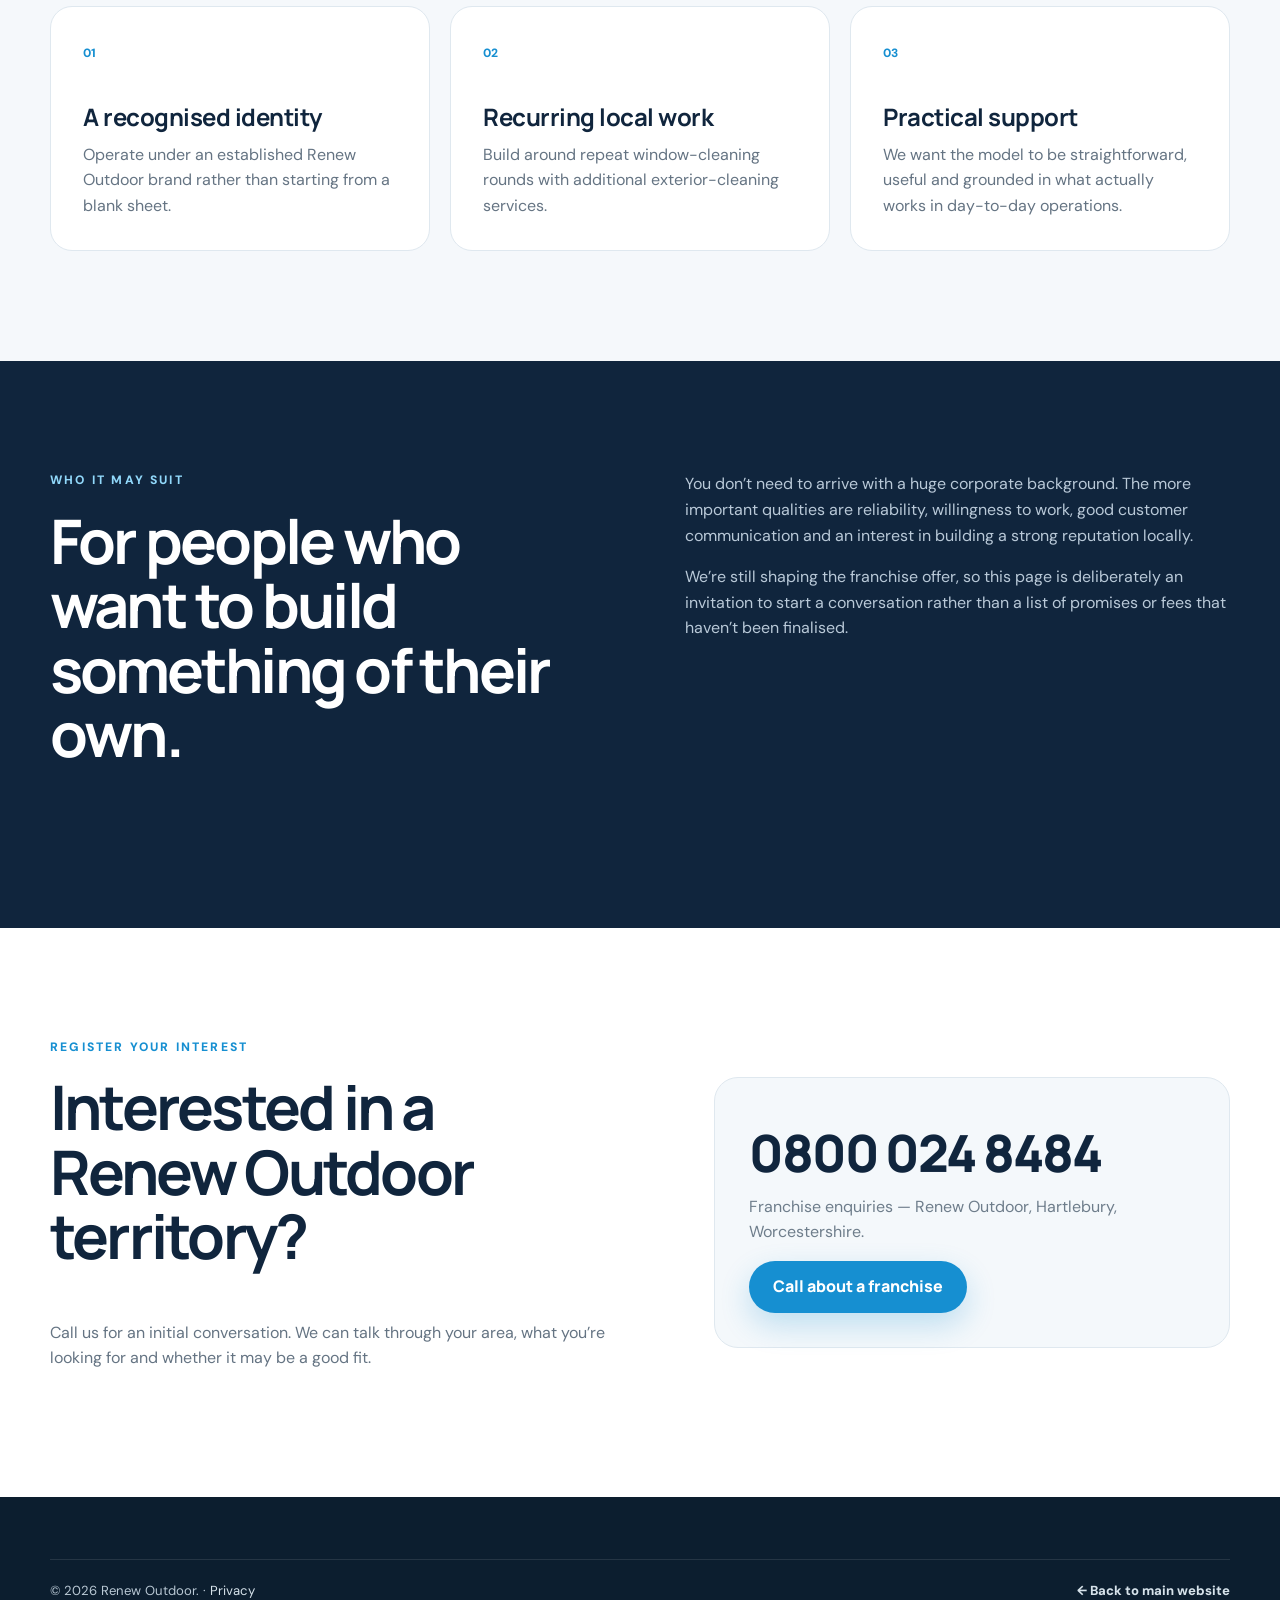
<file: franchise.html>
<!doctype html>
<html lang="en">
<head>
  <meta charset="utf-8">
  <meta name="viewport" content="width=device-width, initial-scale=1">
  <title>Franchise Opportunities | Renew Outdoor</title>
  <meta name="description" content="Register your interest in running a Renew Outdoor exterior cleaning business in your local area.">
  <link rel="preconnect" href="https://fonts.googleapis.com">
  <link rel="preconnect" href="https://fonts.gstatic.com" crossorigin>
  <link href="https://fonts.googleapis.com/css2?family=DM+Sans:wght@400;500;600;700&family=Manrope:wght@600;700;800&display=swap" rel="stylesheet">
  <link rel="canonical" href="https://www.renewoutdoor.co.uk/franchise.html">
  <meta name="theme-color" content="#10253d">
  <meta property="og:type" content="website">
  <meta property="og:url" content="https://www.renewoutdoor.co.uk/franchise.html">
  <meta property="og:title" content="Franchise Opportunities | Renew Outdoor">
  <meta property="og:image" content="https://www.renewoutdoor.co.uk/social-share.png">
  <meta name="twitter:card" content="summary_large_image">
  <link rel="icon" href="favicon.svg" type="image/svg+xml">
  <link rel="manifest" href="site.webmanifest">
  <link rel="stylesheet" href="styles.css">
</head>
<body class="franchise-page">
  <a class="skip-link" href="#main">Skip to content</a>
  <header class="site-header">
    <div class="container header-inner">
      <a class="brand" href="index.html" aria-label="Renew Outdoor home">
        <span class="brand-mark" aria-hidden="true">
          <span></span><span></span><span></span><span></span><span></span><span></span><span></span>
        </span>
        <span class="brand-copy">
          <strong>Renew Outdoor</strong>
          <small>Window &amp; Gutter Cleaning</small>
        </span>
      </a>
      <button class="menu-toggle" aria-label="Open menu" aria-expanded="false">
        <span></span><span></span><span></span>
      </button>
      <nav class="site-nav" aria-label="Main navigation">
        <a href="index.html#services">Services</a>
        <a href="index.html#commercial">Commercial</a>
        <a href="areas.html">Areas</a>
        <a class="active" href="franchise.html">Franchise</a>
        <a href="#franchise-contact">Contact</a>
      </nav>
      <a class="header-call" href="tel:08000248484">0800 024 8484</a>
    </div>
  </header>

  <main id="main">
    <section class="franchise-hero">
      <div class="container franchise-hero-grid">
        <div>
          <p class="eyebrow eyebrow-light">FRANCHISE OPPORTUNITIES</p>
          <h1>Build a local business.<br><span>Backed by a name that already works.</span></h1>
          <p class="hero-lead light">Renew Outdoor is opening conversations with people interested in running a professional exterior cleaning business in their own local area.</p>
          <a class="btn btn-white" href="#franchise-contact">Register your interest</a>
        </div>
        <div class="franchise-visual">
          <div class="territory-card territory-photo-card">
            <img src="renew-van.jpg" alt="Renew Outdoor branded service van" loading="eager">
            <div class="territory-card-copy">
              <small>YOUR LOCAL AREA</small>
              <strong>One territory.<br>Your business.</strong>
              <p>We’re interested in sensible, local growth rather than spreading the brand too thinly.</p>
            </div>
          </div>
        </div>
      </div>
    </section>

    <section class="section">
      <div class="container narrow">
        <p class="eyebrow">THE IDEA</p>
        <h2>A practical route into a repeat-service business.</h2>
        <p class="large-copy">Exterior cleaning can offer something many start-ups struggle to build: regular customers, repeat visits and a genuinely local service relationship. Renew Outdoor has been built around that model.</p>
      </div>
    </section>

    <section class="section section-soft">
      <div class="container">
        <div class="three-grid">
          <article class="info-card">
            <span>01</span>
            <h3>A recognised identity</h3>
            <p>Operate under an established Renew Outdoor brand rather than starting from a blank sheet.</p>
          </article>
          <article class="info-card">
            <span>02</span>
            <h3>Recurring local work</h3>
            <p>Build around repeat window-cleaning rounds with additional exterior-cleaning services.</p>
          </article>
          <article class="info-card">
            <span>03</span>
            <h3>Practical support</h3>
            <p>We want the model to be straightforward, useful and grounded in what actually works in day-to-day operations.</p>
          </article>
        </div>
      </div>
    </section>

    <section class="section section-dark">
      <div class="container split-copy">
        <div>
          <p class="eyebrow eyebrow-light">WHO IT MAY SUIT</p>
          <h2>For people who want to build something of their own.</h2>
        </div>
        <div class="muted-light">
          <p>You don’t need to arrive with a huge corporate background. The more important qualities are reliability, willingness to work, good customer communication and an interest in building a strong reputation locally.</p>
          <p>We’re still shaping the franchise offer, so this page is deliberately an invitation to start a conversation rather than a list of promises or fees that haven’t been finalised.</p>
        </div>
      </div>
    </section>

    <section class="section section-contact" id="franchise-contact">
      <div class="container contact-grid">
        <div>
          <p class="eyebrow">REGISTER YOUR INTEREST</p>
          <h2>Interested in a Renew Outdoor territory?</h2>
          <p>Call us for an initial conversation. We can talk through your area, what you’re looking for and whether it may be a good fit.</p>
        </div>
        <div class="contact-card">
          <a class="contact-phone" href="tel:08000248484">0800 024 8484</a>
          <p>Franchise enquiries — Renew Outdoor, Hartlebury, Worcestershire.</p>
          <a class="btn btn-primary" href="tel:08000248484">Call about a franchise</a>
        </div>
      </div>
    </section>
  </main>

  <footer class="site-footer">
    <div class="container footer-bottom">
      <span>© <span id="year"></span> Renew Outdoor. · <a href="privacy.html">Privacy</a></span>
      <a class="text-link light-link" href="index.html">← Back to main website</a>
    </div>
  </footer>

  <script src="script.js"></script>
</body>
</html>
</file>
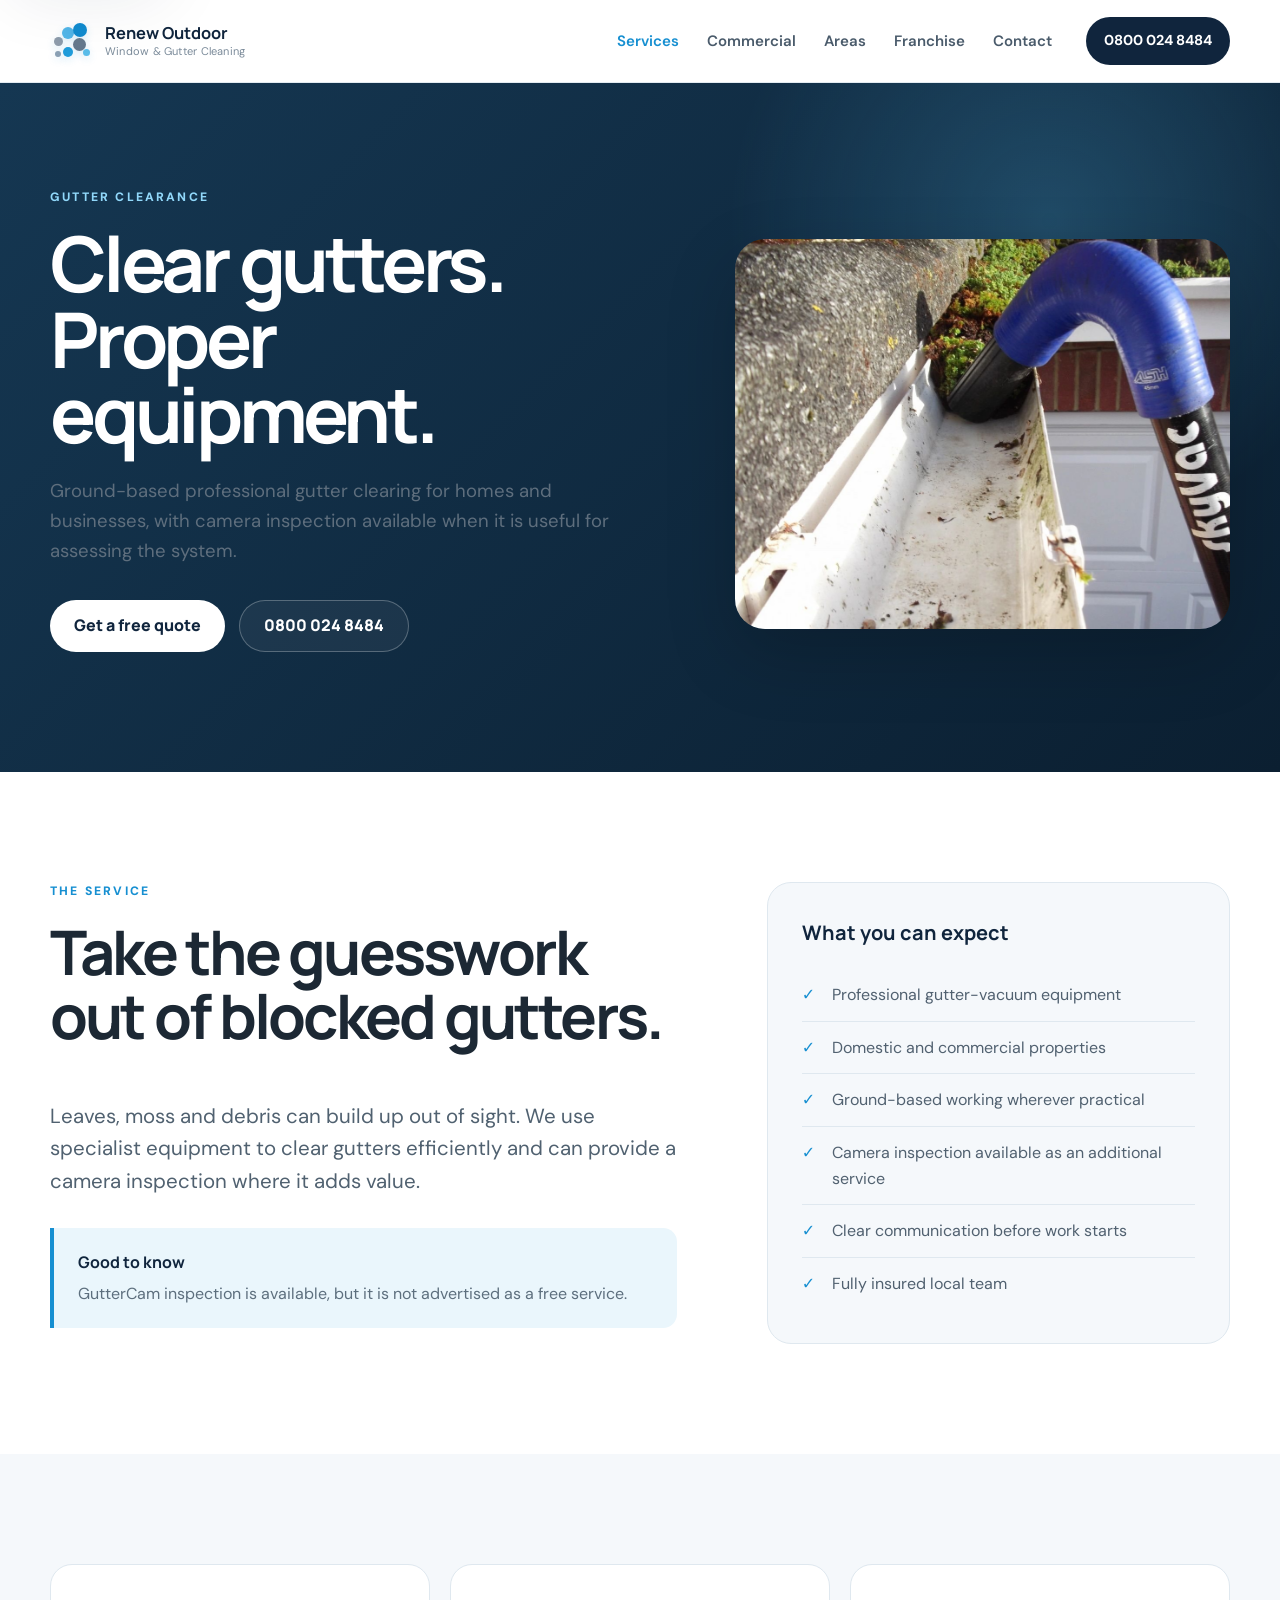
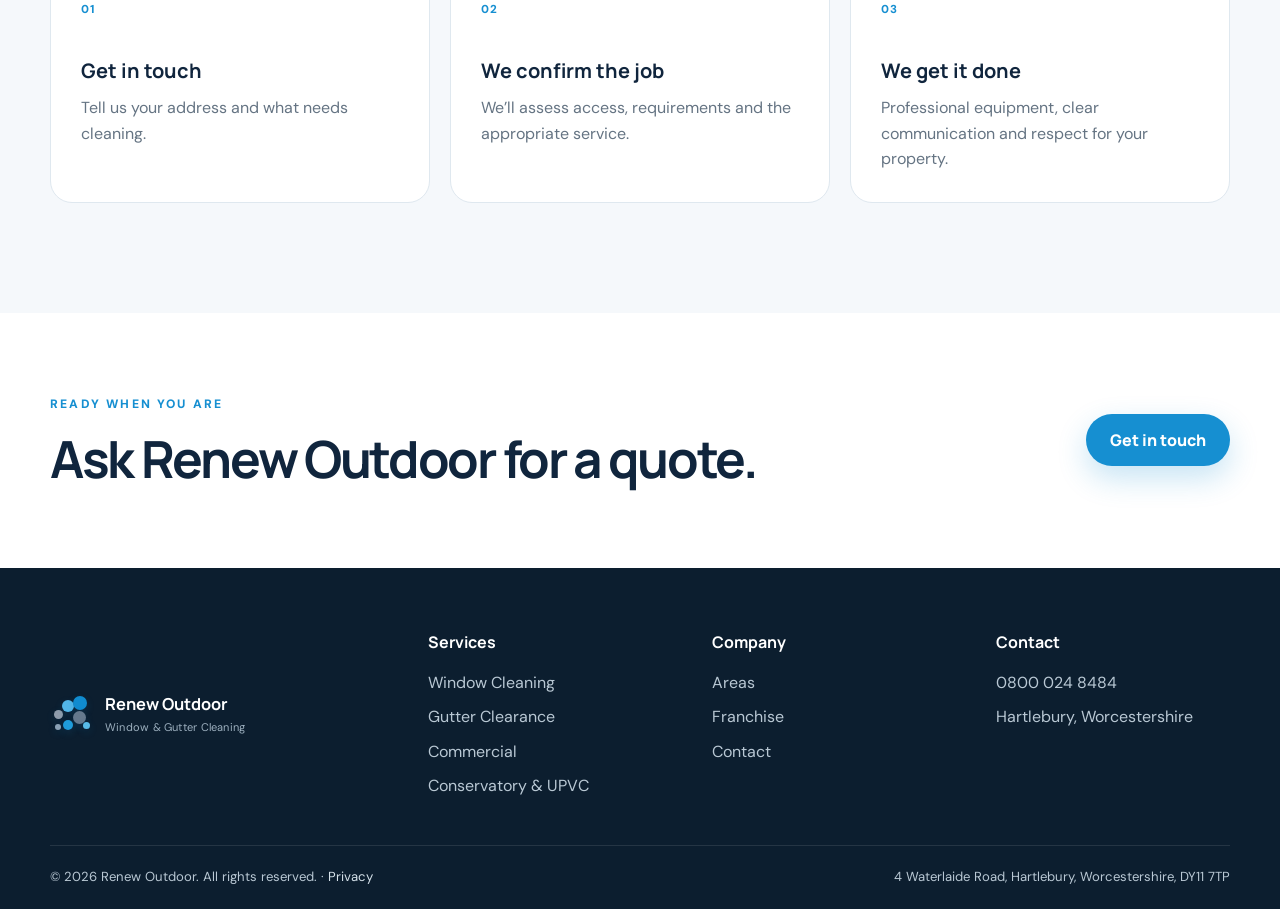
<file: gutter-cleaning.html>
<!doctype html>
<html lang="en">
<head>
  <meta charset="utf-8">
  <meta name="viewport" content="width=device-width, initial-scale=1">
  <title>Gutter Clearance | Renew Outdoor</title>
  <meta name="description" content="Professional gutter clearance and optional camera inspection across Renew Outdoor's local Worcestershire service area.">
  <link rel="preconnect" href="https://fonts.googleapis.com">
  <link rel="preconnect" href="https://fonts.gstatic.com" crossorigin>
  <link href="https://fonts.googleapis.com/css2?family=DM+Sans:wght@400;500;600;700&family=Manrope:wght@600;700;800&display=swap" rel="stylesheet">
  <link rel="canonical" href="https://www.renewoutdoor.co.uk/gutter-cleaning.html">
  <meta name="theme-color" content="#10253d">
  <meta property="og:type" content="website">
  <meta property="og:url" content="https://www.renewoutdoor.co.uk/gutter-cleaning.html">
  <meta property="og:title" content="Gutter Clearance | Renew Outdoor">
  <meta property="og:image" content="https://www.renewoutdoor.co.uk/social-share.png">
  <meta name="twitter:card" content="summary_large_image">
  <link rel="icon" href="favicon.svg" type="image/svg+xml">
  <link rel="manifest" href="site.webmanifest">
  <link rel="stylesheet" href="styles.css">
</head>
<body>
  <a class="skip-link" href="#main">Skip to content</a>

  <header class="site-header">
    <div class="container header-inner">
      <a class="brand" href="index.html" aria-label="Renew Outdoor home">
        <span class="brand-mark" aria-hidden="true">
          <span></span><span></span><span></span><span></span><span></span><span></span><span></span>
        </span>
        <span class="brand-copy">
          <strong>Renew Outdoor</strong>
          <small>Window &amp; Gutter Cleaning</small>
        </span>
      </a>
      <button class="menu-toggle" aria-label="Open menu" aria-expanded="false">
        <span></span><span></span><span></span>
      </button>
      <nav class="site-nav" aria-label="Main navigation">
        <a class="active" href="index.html#services">Services</a>
<a href="commercial.html">Commercial</a>
<a href="areas.html">Areas</a>
<a href="franchise.html">Franchise</a>
<a href="index.html#contact">Contact</a>
      </nav>
      <a class="header-call" href="tel:08000248484">0800 024 8484</a>
    </div>
  </header>
<main id="main">
  <section class="inner-hero">
    <div class="container inner-hero-grid">
      <div>
        <p class="eyebrow eyebrow-light">GUTTER CLEARANCE</p>
        <h1>Clear gutters.<br>Proper equipment.</h1>
        <p class="hero-lead light">Ground-based professional gutter clearing for homes and businesses, with camera inspection available when it is useful for assessing the system.</p>
        <div class="hero-actions">
          <a class="btn btn-white" href="index.html#contact">Get a free quote</a>
          <a class="btn btn-ghost-light" href="tel:08000248484">0800 024 8484</a>
        </div>
      </div>
      <div class="inner-photo"><img src="gutter-vac.jpg" alt="Professional gutter vacuum equipment clearing a gutter" loading="eager"></div>
    </div>
  </section>

  <section class="section">
    <div class="container detail-grid">
      <div>
        <p class="eyebrow">THE SERVICE</p>
        <h2>Take the guesswork out of blocked gutters.</h2>
        <p class="large-copy">Leaves, moss and debris can build up out of sight. We use specialist equipment to clear gutters efficiently and can provide a camera inspection where it adds value.</p>
        <div class="notice-card"><strong>Good to know</strong><p>GutterCam inspection is available, but it is not advertised as a free service.</p></div>
      </div>
      <div class="tick-card">
        <strong>What you can expect</strong>
        <ul><li>Professional gutter-vacuum equipment</li><li>Domestic and commercial properties</li><li>Ground-based working wherever practical</li><li>Camera inspection available as an additional service</li><li>Clear communication before work starts</li><li>Fully insured local team</li></ul>
      </div>
    </div>
  </section>

  <section class="section section-soft">
    <div class="container process-grid">
      <div><span>01</span><strong>Get in touch</strong><p>Tell us your address and what needs cleaning.</p></div>
      <div><span>02</span><strong>We confirm the job</strong><p>We’ll assess access, requirements and the appropriate service.</p></div>
      <div><span>03</span><strong>We get it done</strong><p>Professional equipment, clear communication and respect for your property.</p></div>
    </div>
  </section>

  <section class="section mini-cta">
    <div class="container mini-cta-inner">
      <div><p class="eyebrow">READY WHEN YOU ARE</p><h2>Ask Renew Outdoor for a quote.</h2></div>
      <a class="btn btn-primary" href="index.html#contact">Get in touch</a>
    </div>
  </section>
</main>

  <footer class="site-footer">
    <div class="container footer-grid">
      <div class="brand footer-brand">
        <span class="brand-mark" aria-hidden="true">
          <span></span><span></span><span></span><span></span><span></span><span></span><span></span>
        </span>
        <span class="brand-copy">
          <strong>Renew Outdoor</strong>
          <small>Window &amp; Gutter Cleaning</small>
        </span>
      </div>
      <div>
        <strong>Services</strong>
        <a href="window-cleaning.html">Window Cleaning</a>
        <a href="gutter-cleaning.html">Gutter Clearance</a>
        <a href="commercial.html">Commercial</a>
        <a href="index.html#upvc">Conservatory &amp; UPVC</a>
      </div>
      <div>
        <strong>Company</strong>
        <a href="areas.html">Areas</a>
        <a href="franchise.html">Franchise</a>
        <a href="index.html#contact">Contact</a>
      </div>
      <div>
        <strong>Contact</strong>
        <a href="tel:08000248484">0800 024 8484</a>
        <span>Hartlebury, Worcestershire</span>
      </div>
    </div>
    <div class="container footer-bottom">
      <span>© <span id="year"></span> Renew Outdoor. All rights reserved. · <a href="privacy.html">Privacy</a></span>
      <span>4 Waterlaide Road, Hartlebury, Worcestershire, DY11 7TP</span>
    </div>
  </footer>
  <script src="script.js"></script>
</body>
</html>
</file>
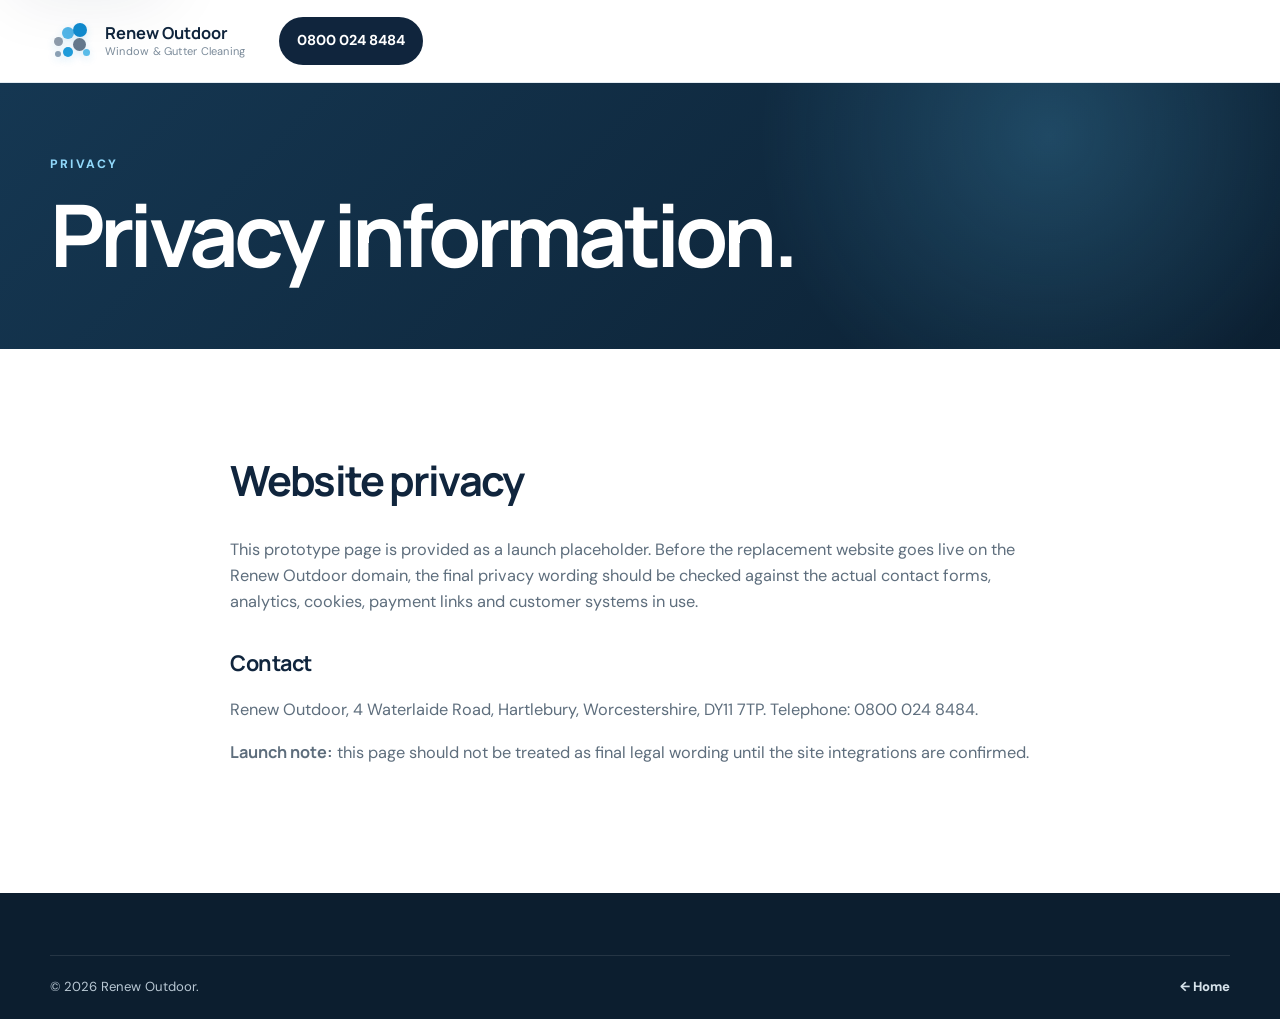
<file: privacy.html>
<!doctype html>
<html lang="en"><head>
<meta charset="utf-8"><meta name="viewport" content="width=device-width, initial-scale=1">
<title>Privacy | Renew Outdoor</title>
<meta name="description" content="Privacy information for Renew Outdoor.">
<link rel="canonical" href="https://www.renewoutdoor.co.uk/privacy.html">
<meta name="theme-color" content="#10253d"><link rel="icon" href="favicon.svg" type="image/svg+xml">
<link rel="preconnect" href="https://fonts.googleapis.com"><link rel="preconnect" href="https://fonts.gstatic.com" crossorigin>
<link href="https://fonts.googleapis.com/css2?family=DM+Sans:wght@400;500;600;700&family=Manrope:wght@600;700;800&display=swap" rel="stylesheet">
<link rel="stylesheet" href="styles.css"></head>
<body>
  <a class="skip-link" href="#main">Skip to content</a>
<header class="site-header"><div class="container header-inner">
<a class="brand" href="index.html"><span class="brand-mark" aria-hidden="true"><span></span><span></span><span></span><span></span><span></span><span></span><span></span></span><span class="brand-copy"><strong>Renew Outdoor</strong><small>Window &amp; Gutter Cleaning</small></span></a>
<a class="header-call" href="tel:08000248484">0800 024 8484</a></div></header>
<main id="main"><section class="inner-hero compact-hero"><div class="container"><p class="eyebrow eyebrow-light">PRIVACY</p><h1>Privacy information.</h1></div></section>
<section class="section"><div class="container legal-copy">
<h2>Website privacy</h2>
<p>This prototype page is provided as a launch placeholder. Before the replacement website goes live on the Renew Outdoor domain, the final privacy wording should be checked against the actual contact forms, analytics, cookies, payment links and customer systems in use.</p>
<h3>Contact</h3><p>Renew Outdoor, 4 Waterlaide Road, Hartlebury, Worcestershire, DY11 7TP. Telephone: <a href="tel:08000248484">0800 024 8484</a>.</p>
<p><strong>Launch note:</strong> this page should not be treated as final legal wording until the site integrations are confirmed.</p>
</div></section></main>
<footer class="site-footer"><div class="container footer-bottom"><span>© <span id="year"></span> Renew Outdoor.</span><a class="text-link light-link" href="index.html">← Home</a></div></footer>
<script src="script.js"></script></body></html>
</file>
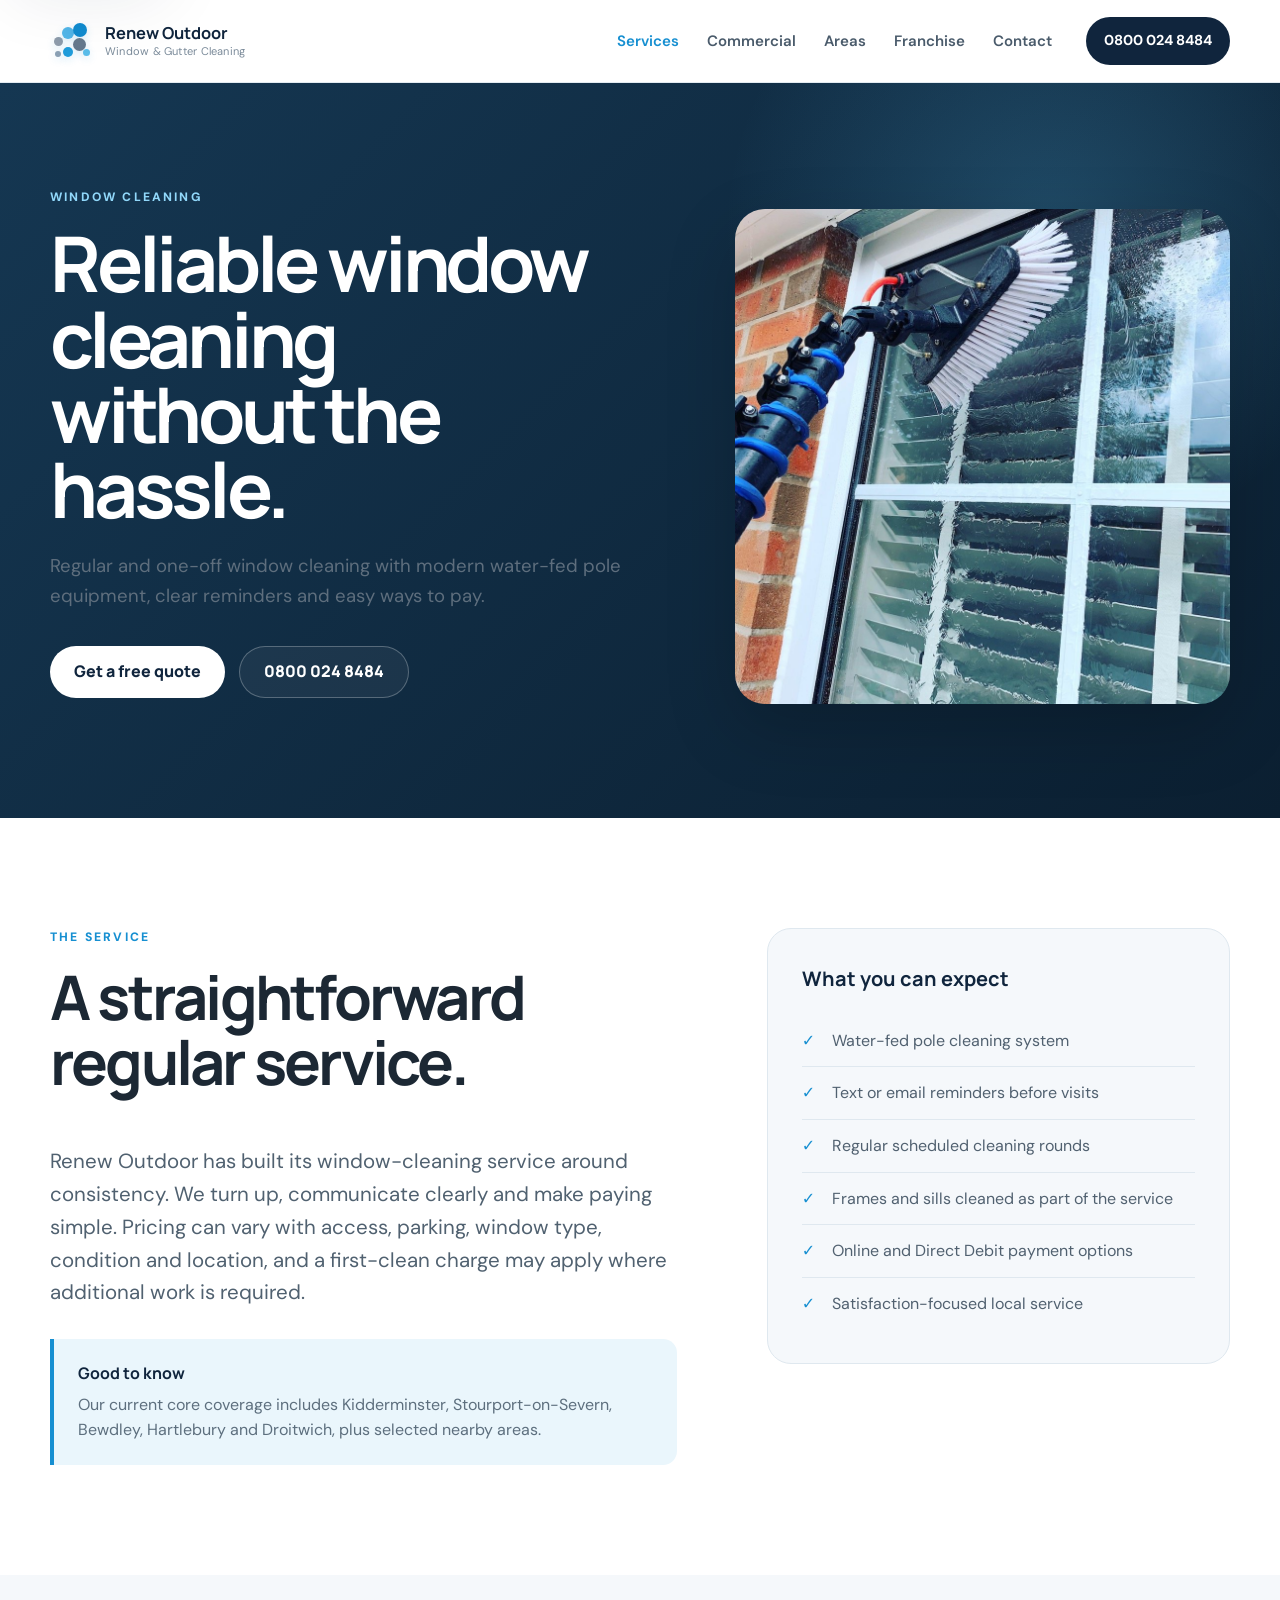
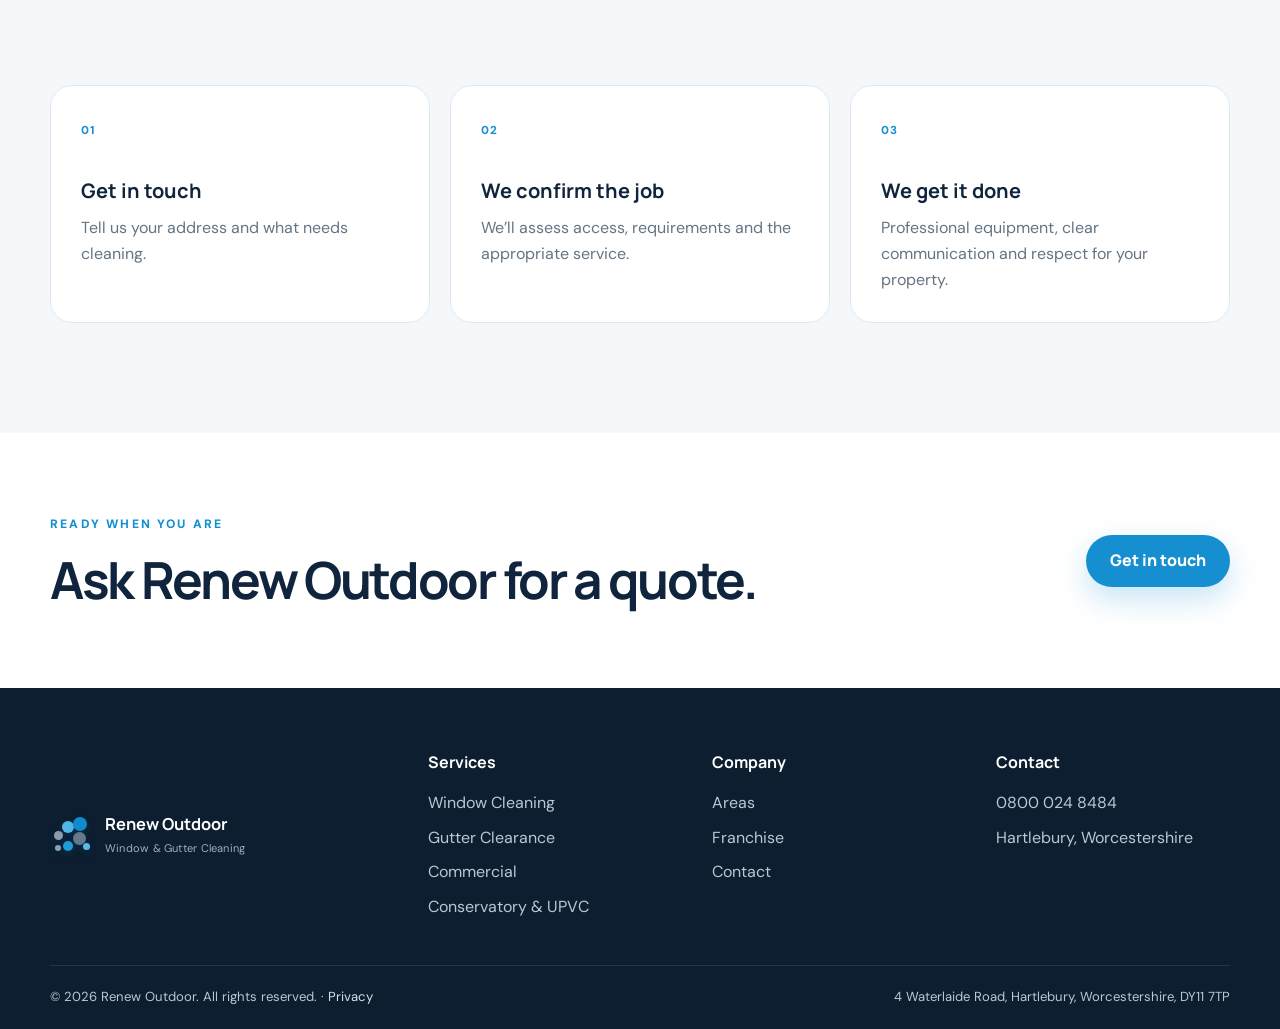
<file: window-cleaning.html>
<!doctype html>
<html lang="en">
<head>
  <meta charset="utf-8">
  <meta name="viewport" content="width=device-width, initial-scale=1">
  <title>Window Cleaning | Renew Outdoor</title>
  <meta name="description" content="Professional regular and one-off window cleaning across Kidderminster, Stourport-on-Severn, Bewdley, Hartlebury, Droitwich and nearby areas.">
  <link rel="preconnect" href="https://fonts.googleapis.com">
  <link rel="preconnect" href="https://fonts.gstatic.com" crossorigin>
  <link href="https://fonts.googleapis.com/css2?family=DM+Sans:wght@400;500;600;700&family=Manrope:wght@600;700;800&display=swap" rel="stylesheet">
  <link rel="canonical" href="https://www.renewoutdoor.co.uk/window-cleaning.html">
  <meta name="theme-color" content="#10253d">
  <meta property="og:type" content="website">
  <meta property="og:url" content="https://www.renewoutdoor.co.uk/window-cleaning.html">
  <meta property="og:title" content="Window Cleaning | Renew Outdoor">
  <meta property="og:image" content="https://www.renewoutdoor.co.uk/social-share.png">
  <meta name="twitter:card" content="summary_large_image">
  <link rel="icon" href="favicon.svg" type="image/svg+xml">
  <link rel="manifest" href="site.webmanifest">
  <link rel="stylesheet" href="styles.css">
</head>
<body>
  <a class="skip-link" href="#main">Skip to content</a>

  <header class="site-header">
    <div class="container header-inner">
      <a class="brand" href="index.html" aria-label="Renew Outdoor home">
        <span class="brand-mark" aria-hidden="true">
          <span></span><span></span><span></span><span></span><span></span><span></span><span></span>
        </span>
        <span class="brand-copy">
          <strong>Renew Outdoor</strong>
          <small>Window &amp; Gutter Cleaning</small>
        </span>
      </a>
      <button class="menu-toggle" aria-label="Open menu" aria-expanded="false">
        <span></span><span></span><span></span>
      </button>
      <nav class="site-nav" aria-label="Main navigation">
        <a class="active" href="index.html#services">Services</a>
<a href="commercial.html">Commercial</a>
<a href="areas.html">Areas</a>
<a href="franchise.html">Franchise</a>
<a href="index.html#contact">Contact</a>
      </nav>
      <a class="header-call" href="tel:08000248484">0800 024 8484</a>
    </div>
  </header>
<main id="main">
  <section class="inner-hero">
    <div class="container inner-hero-grid">
      <div>
        <p class="eyebrow eyebrow-light">WINDOW CLEANING</p>
        <h1>Reliable window cleaning<br>without the hassle.</h1>
        <p class="hero-lead light">Regular and one-off window cleaning with modern water-fed pole equipment, clear reminders and easy ways to pay.</p>
        <div class="hero-actions">
          <a class="btn btn-white" href="index.html#contact">Get a free quote</a>
          <a class="btn btn-ghost-light" href="tel:08000248484">0800 024 8484</a>
        </div>
      </div>
      <div class="inner-photo"><img src="water-fed-pole-window-cleaning.jpg" alt="Water-fed pole window cleaning in progress" loading="eager"></div>
    </div>
  </section>

  <section class="section">
    <div class="container detail-grid">
      <div>
        <p class="eyebrow">THE SERVICE</p>
        <h2>A straightforward regular service.</h2>
        <p class="large-copy">Renew Outdoor has built its window-cleaning service around consistency. We turn up, communicate clearly and make paying simple. Pricing can vary with access, parking, window type, condition and location, and a first-clean charge may apply where additional work is required.</p>
        <div class="notice-card"><strong>Good to know</strong><p>Our current core coverage includes Kidderminster, Stourport-on-Severn, Bewdley, Hartlebury and Droitwich, plus selected nearby areas.</p></div>
      </div>
      <div class="tick-card">
        <strong>What you can expect</strong>
        <ul><li>Water-fed pole cleaning system</li><li>Text or email reminders before visits</li><li>Regular scheduled cleaning rounds</li><li>Frames and sills cleaned as part of the service</li><li>Online and Direct Debit payment options</li><li>Satisfaction-focused local service</li></ul>
      </div>
    </div>
  </section>

  <section class="section section-soft">
    <div class="container process-grid">
      <div><span>01</span><strong>Get in touch</strong><p>Tell us your address and what needs cleaning.</p></div>
      <div><span>02</span><strong>We confirm the job</strong><p>We’ll assess access, requirements and the appropriate service.</p></div>
      <div><span>03</span><strong>We get it done</strong><p>Professional equipment, clear communication and respect for your property.</p></div>
    </div>
  </section>

  <section class="section mini-cta">
    <div class="container mini-cta-inner">
      <div><p class="eyebrow">READY WHEN YOU ARE</p><h2>Ask Renew Outdoor for a quote.</h2></div>
      <a class="btn btn-primary" href="index.html#contact">Get in touch</a>
    </div>
  </section>
</main>

  <footer class="site-footer">
    <div class="container footer-grid">
      <div class="brand footer-brand">
        <span class="brand-mark" aria-hidden="true">
          <span></span><span></span><span></span><span></span><span></span><span></span><span></span>
        </span>
        <span class="brand-copy">
          <strong>Renew Outdoor</strong>
          <small>Window &amp; Gutter Cleaning</small>
        </span>
      </div>
      <div>
        <strong>Services</strong>
        <a href="window-cleaning.html">Window Cleaning</a>
        <a href="gutter-cleaning.html">Gutter Clearance</a>
        <a href="commercial.html">Commercial</a>
        <a href="index.html#upvc">Conservatory &amp; UPVC</a>
      </div>
      <div>
        <strong>Company</strong>
        <a href="areas.html">Areas</a>
        <a href="franchise.html">Franchise</a>
        <a href="index.html#contact">Contact</a>
      </div>
      <div>
        <strong>Contact</strong>
        <a href="tel:08000248484">0800 024 8484</a>
        <span>Hartlebury, Worcestershire</span>
      </div>
    </div>
    <div class="container footer-bottom">
      <span>© <span id="year"></span> Renew Outdoor. All rights reserved. · <a href="privacy.html">Privacy</a></span>
      <span>4 Waterlaide Road, Hartlebury, Worcestershire, DY11 7TP</span>
    </div>
  </footer>
  <script src="script.js"></script>
</body>
</html>
</file>
<file: styles.css>
:root{
  --navy:#10253d;
  --navy-2:#173652;
  --blue:#168fd1;
  --blue-2:#56b8e8;
  --sky:#eaf6fc;
  --ink:#1c2834;
  --muted:#657483;
  --line:#dfe8ef;
  --soft:#f5f8fb;
  --white:#fff;
  --shadow:0 24px 70px rgba(16,37,61,.12);
}

*{box-sizing:border-box}
html{scroll-behavior:smooth}
body{
  margin:0;
  font-family:"DM Sans",system-ui,-apple-system,BlinkMacSystemFont,"Segoe UI",sans-serif;
  color:var(--ink);
  background:#fff;
  line-height:1.6;
}
a{color:inherit;text-decoration:none}
img{max-width:100%;display:block}
.container{width:min(1180px,calc(100% - 40px));margin-inline:auto}
.narrow{max-width:820px}
h1,h2,h3,strong{font-family:"Manrope",sans-serif}
h1,h2,h3,p{margin-top:0}
h1{font-size:clamp(3rem,7vw,6.6rem);line-height:.98;letter-spacing:-.055em}
h2{font-size:clamp(2.25rem,4.8vw,4.5rem);line-height:1.05;letter-spacing:-.045em}
h3{font-size:1.35rem;line-height:1.2;letter-spacing:-.02em}
.eyebrow{
  margin-bottom:18px;
  font-size:.76rem;
  font-weight:800;
  letter-spacing:.18em;
  color:var(--blue);
}
.eyebrow-light{color:#91d8fa}
.muted-light{color:#b9c9d8}
.large-copy{font-size:1.28rem;color:#506170}
.section{padding:110px 0}
.section-soft{background:var(--soft)}
.section-dark{background:var(--navy);color:#fff}
.light{color:#d7e2eb}

.site-header{
  position:sticky;top:0;z-index:40;
  background:rgba(255,255,255,.93);
  backdrop-filter:blur(14px);
  border-bottom:1px solid rgba(223,232,239,.85);
}
.header-inner{
  min-height:82px;
  display:flex;align-items:center;gap:34px;
}
.brand{display:flex;align-items:center;gap:13px;min-width:max-content}
.brand-copy{display:flex;flex-direction:column;line-height:1.05}
.brand-copy strong{font-size:1.03rem;color:var(--navy)}
.brand-copy small{margin-top:5px;font-size:.69rem;color:#7a8a99;letter-spacing:.02em}
.brand-mark{position:relative;width:42px;height:42px;display:block}
.brand-mark span{
  position:absolute;border-radius:50%;
  background:var(--blue);
  box-shadow:0 3px 9px rgba(22,143,209,.16);
}
.brand-mark span:nth-child(1){width:9px;height:9px;left:4px;top:17px;background:#8f9cab}
.brand-mark span:nth-child(2){width:12px;height:12px;left:12px;top:7px;background:#52b6e8}
.brand-mark span:nth-child(3){width:14px;height:14px;left:23px;top:3px;background:#108bcf}
.brand-mark span:nth-child(4){width:13px;height:13px;left:23px;top:18px;background:#65798d}
.brand-mark span:nth-child(5){width:10px;height:10px;left:13px;top:27px;background:#1f9cda}
.brand-mark span:nth-child(6){width:6px;height:6px;left:5px;top:31px;background:#8aa0b4}
.brand-mark span:nth-child(7){width:7px;height:7px;left:33px;top:29px;background:#58bce9}
.site-nav{display:flex;align-items:center;gap:28px;margin-left:auto}
.site-nav a{font-size:.94rem;font-weight:600;color:#4a5b6b}
.site-nav a:hover,.site-nav a.active{color:var(--blue)}
.header-call{
  padding:12px 18px;border-radius:999px;background:var(--navy);color:#fff;
  font-weight:700;font-size:.9rem
}
.menu-toggle{display:none;background:none;border:0;padding:0}
.menu-toggle span{display:block;width:25px;height:2px;background:var(--navy);margin:5px 0}

.hero{
  position:relative;overflow:hidden;
  background:linear-gradient(180deg,#f8fcff 0%,#fff 74%);
}
.hero-grid{
  min-height:720px;
  display:grid;grid-template-columns:1.12fr .88fr;gap:70px;align-items:center;
  padding-top:72px;padding-bottom:92px;position:relative;z-index:2
}
.hero-copy h1{color:var(--navy);margin-bottom:30px}
.hero-copy h1 span{color:var(--blue)}
.hero-lead{max-width:720px;font-size:1.16rem;color:#5e6e7d}
.hero-actions{display:flex;gap:14px;flex-wrap:wrap;margin:34px 0 28px}
.btn{
  display:inline-flex;align-items:center;justify-content:center;
  min-height:52px;padding:0 24px;border-radius:999px;
  font-weight:800;font-family:"Manrope",sans-serif;
  transition:transform .2s ease,box-shadow .2s ease
}
.btn:hover{transform:translateY(-2px)}
.btn-primary{background:var(--blue);color:#fff;box-shadow:0 12px 30px rgba(22,143,209,.24)}
.btn-secondary{background:#fff;color:var(--navy);border:1px solid var(--line)}
.btn-white{background:#fff;color:var(--navy)}
.proof-row{display:flex;gap:24px;flex-wrap:wrap;color:#526373;font-size:.9rem;font-weight:700}
.hero-panel{
  position:relative;min-height:470px;border-radius:34px;padding:28px;
  background:linear-gradient(145deg,#15334f 0%,#0f2439 70%);
  box-shadow:var(--shadow);overflow:hidden
}
.panel-badge{
  position:absolute;top:24px;left:24px;z-index:3;
  background:rgba(255,255,255,.1);color:#dcecf6;border:1px solid rgba(255,255,255,.14);
  border-radius:999px;padding:8px 12px;font-size:.75rem;font-weight:700
}
.window-graphic{position:absolute;inset:78px 38px 92px}
.window-frame{
  height:100%;display:grid;grid-template-columns:1fr 1fr;grid-template-rows:1fr 1fr;
  gap:8px;padding:10px;background:#d7e8f2;border:10px solid #fff;border-radius:18px;
  box-shadow:0 30px 60px rgba(0,0,0,.22);transform:rotate(-2deg)
}
.pane{background:linear-gradient(155deg,#8ed7f7 0%,#d7f5ff 55%,#77c9ef 100%);border-radius:4px}
.shine{position:absolute;background:rgba(255,255,255,.65);filter:blur(.4px);transform:rotate(-35deg)}
.shine-1{width:120px;height:14px;top:46px;left:46px}
.shine-2{width:82px;height:8px;right:26px;bottom:48px}
.squeegee{position:absolute;right:18px;bottom:-20px;transform:rotate(-24deg)}
.squeegee-head{width:118px;height:16px;background:#1f2a33;border-radius:7px;box-shadow:0 8px 18px rgba(0,0,0,.25)}
.squeegee-handle{width:15px;height:132px;background:linear-gradient(#157db8,#0f4d72);margin:-2px auto 0;border-radius:0 0 10px 10px}
.mini-card{
  position:absolute;left:28px;right:28px;bottom:25px;
  background:#fff;border-radius:18px;padding:18px 20px;display:flex;flex-direction:column
}
.mini-card strong{color:var(--navy);font-size:.95rem}
.mini-card span{font-size:.82rem;color:#6c7d8c;margin-top:3px}
.hero-glow{position:absolute;border-radius:50%;filter:blur(12px);opacity:.42}
.hero-glow-a{width:440px;height:440px;background:#d8f3ff;right:-140px;top:-130px}
.hero-glow-b{width:310px;height:310px;background:#eefaff;left:-120px;bottom:30px}
.service-strip{border-top:1px solid var(--line);border-bottom:1px solid var(--line);background:#fff}
.service-strip-grid{display:grid;grid-template-columns:repeat(4,1fr)}
.service-strip a{padding:25px 18px;display:grid;grid-template-columns:auto 1fr;column-gap:12px;align-items:center;border-right:1px solid var(--line)}
.service-strip a:last-child{border-right:0}
.service-strip strong{font-size:.88rem;color:var(--navy)}
.service-strip small{grid-column:2;color:#81909d}
.icon-dot{
  grid-row:1/3;width:36px;height:36px;border-radius:50%;display:grid;place-items:center;
  background:var(--sky);color:var(--blue);font-weight:800;font-size:.72rem
}

.section-heading{display:grid;grid-template-columns:1fr .7fr;gap:80px;align-items:end;margin-bottom:52px}
.section-heading h2{max-width:770px;color:var(--navy);margin-bottom:0}
.section-heading>p{color:var(--muted);margin-bottom:8px}
.card-grid{display:grid;grid-template-columns:repeat(2,1fr);gap:20px}
.service-card{
  position:relative;padding:34px;border:1px solid var(--line);border-radius:24px;background:#fff;
  min-height:330px;transition:transform .2s ease,box-shadow .2s ease,border-color .2s ease
}
.service-card:hover{transform:translateY(-4px);box-shadow:var(--shadow);border-color:#c5d9e6}
.service-card.featured{background:linear-gradient(145deg,#f2fbff,#e8f6fc)}
.service-number{font-family:"Manrope",sans-serif;font-weight:800;color:var(--blue);font-size:.76rem;letter-spacing:.12em;margin-bottom:48px}
.service-card h3{font-size:1.75rem;color:var(--navy);margin-bottom:12px}
.service-card p{color:var(--muted)}
.service-card ul{padding-left:18px;margin:24px 0 0;color:#506170}
.service-card li{margin:7px 0}

.why-grid{display:grid;grid-template-columns:.85fr 1.15fr;gap:90px;align-items:start}
.why-grid h2{max-width:520px}
.why-points{display:grid;grid-template-columns:1fr 1fr;gap:18px}
.why-points>div{padding:26px;border:1px solid rgba(255,255,255,.13);border-radius:20px;background:rgba(255,255,255,.035)}
.why-points span{color:#7fd1f6;font-size:.72rem;font-weight:800;letter-spacing:.12em}
.why-points strong{display:block;margin:18px 0 6px;font-size:1.05rem}
.why-points p{margin:0;color:#9eb2c2;font-size:.9rem}

.work-grid{display:grid;grid-template-columns:1.15fr .85fr .85fr;grid-template-rows:230px 230px;gap:18px}
.work-tile{
  position:relative;border-radius:26px;overflow:hidden;min-height:220px;
  background:
    linear-gradient(135deg,rgba(15,36,57,.05),rgba(22,143,209,.16)),
    repeating-linear-gradient(45deg,#edf5f9,#edf5f9 16px,#e8f2f7 16px,#e8f2f7 32px);
  border:1px solid var(--line)
}
.work-tile::before{
  content:"ADD YOUR PHOTO";position:absolute;inset:0;display:grid;place-items:center;
  color:#96a7b4;font-size:.72rem;font-weight:800;letter-spacing:.13em
}
.work-tile span{
  position:absolute;left:18px;bottom:18px;z-index:2;
  background:#fff;color:var(--navy);padding:9px 13px;border-radius:999px;font-size:.78rem;font-weight:800;
  box-shadow:0 8px 24px rgba(16,37,61,.12)
}
.work-tile.tall{grid-row:1/3}
.work-tile.wide{grid-column:2/4}

.section-areas{background:#f8fbfd}
.areas-grid{display:grid;grid-template-columns:.9fr 1.1fr;gap:90px;align-items:center}
.areas-grid h2{color:var(--navy);max-width:550px}
.areas-grid p{color:var(--muted)}
.area-tags{display:flex;flex-wrap:wrap;gap:12px}
.area-tags span{padding:15px 18px;background:#fff;border:1px solid var(--line);border-radius:999px;color:var(--navy);font-weight:700;box-shadow:0 8px 24px rgba(16,37,61,.05)}

.franchise-teaser{background:linear-gradient(135deg,#143653,#0d2236);color:#fff}
.franchise-grid{display:grid;grid-template-columns:1.2fr .8fr;gap:100px;align-items:center}
.franchise-grid h2{max-width:700px}
.franchise-grid .btn{margin-top:18px}
.franchise-points{display:grid;gap:14px}
.franchise-points>div{padding:17px 18px;border:1px solid rgba(255,255,255,.14);border-radius:16px;background:rgba(255,255,255,.05);font-weight:700}
.franchise-points span{color:#79cdf4;margin-right:9px}

.section-contact{background:#fff}
.contact-grid{display:grid;grid-template-columns:1fr .9fr;gap:90px;align-items:center}
.contact-grid h2{color:var(--navy)}
.contact-grid>div:first-child p:last-child{color:var(--muted);max-width:580px}
.contact-card{padding:34px;border-radius:24px;background:#f4f8fb;border:1px solid var(--line)}
.contact-phone{font-family:"Manrope",sans-serif;font-size:clamp(2rem,4vw,3.4rem);font-weight:800;color:var(--navy);letter-spacing:-.04em}
.contact-card p{color:#6e7d8b}
.contact-actions{display:flex;align-items:center;gap:20px;flex-wrap:wrap;margin-top:22px}
.text-link{font-weight:800;color:var(--blue)}

.site-footer{background:#0c1e2f;color:#b9c8d4;padding:62px 0 22px}
.footer-grid{display:grid;grid-template-columns:1.4fr repeat(3,1fr);gap:50px;padding-bottom:46px}
.footer-grid>div:not(.brand){display:flex;flex-direction:column;gap:9px}
.footer-grid strong{color:#fff;margin-bottom:5px}
.footer-grid a:hover{color:#fff}
.footer-brand .brand-copy strong{color:#fff}
.footer-brand .brand-copy small{color:#9db0bf}
.footer-bottom{border-top:1px solid rgba(255,255,255,.1);padding-top:20px;display:flex;justify-content:space-between;gap:20px;font-size:.82rem}

.franchise-hero{
  background:
    radial-gradient(circle at 80% 20%,rgba(88,190,235,.22),transparent 26%),
    linear-gradient(135deg,#153752,#0b1f31);
  color:#fff;padding:120px 0 100px;overflow:hidden
}
.franchise-hero-grid{display:grid;grid-template-columns:1.1fr .9fr;gap:80px;align-items:center}
.franchise-hero h1{font-size:clamp(3rem,6vw,5.8rem)}
.franchise-hero h1 span{color:#8bd8fb}
.franchise-visual{display:flex;justify-content:center}
.territory-card{
  width:min(100%,420px);padding:38px;border-radius:30px;
  background:rgba(255,255,255,.08);border:1px solid rgba(255,255,255,.16);
  box-shadow:0 26px 70px rgba(0,0,0,.16);backdrop-filter:blur(12px)
}
.territory-card small{color:#91d8fa;font-weight:800;letter-spacing:.12em}
.territory-card strong{display:block;font-size:2.3rem;line-height:1.05;margin:28px 0 18px}
.territory-card p{color:#c3d1dc}
.three-grid{display:grid;grid-template-columns:repeat(3,1fr);gap:20px}
.info-card{padding:32px;border:1px solid var(--line);border-radius:22px;background:#fff}
.info-card>span{font-size:.75rem;color:var(--blue);font-weight:800}
.info-card h3{font-size:1.5rem;color:var(--navy);margin:38px 0 10px}
.info-card p{color:var(--muted);margin:0}
.split-copy{display:grid;grid-template-columns:1fr 1fr;gap:90px}
.light-link{color:#cdd9e2}

@media (max-width:980px){
  .header-call{display:none}
  .site-nav{
    position:absolute;left:20px;right:20px;top:76px;
    flex-direction:column;align-items:flex-start;gap:0;
    background:#fff;border:1px solid var(--line);border-radius:18px;padding:10px;
    box-shadow:var(--shadow);display:none
  }
  .site-nav.open{display:flex}
  .site-nav a{width:100%;padding:13px 12px}
  .menu-toggle{display:block;margin-left:auto}
  .hero-grid,.why-grid,.areas-grid,.franchise-grid,.contact-grid,.franchise-hero-grid,.split-copy{
    grid-template-columns:1fr;gap:50px
  }
  .hero-grid{padding-top:58px}
  .hero-panel{min-height:430px}
  .service-strip-grid{grid-template-columns:1fr 1fr}
  .service-strip a:nth-child(2){border-right:0}
  .service-strip a:nth-child(-n+2){border-bottom:1px solid var(--line)}
  .section-heading{grid-template-columns:1fr;gap:18px}
  .work-grid{grid-template-columns:1fr 1fr;grid-template-rows:260px 220px 220px}
  .work-tile.tall{grid-row:1/2;grid-column:1/3}
  .work-tile.wide{grid-column:1/3}
  .three-grid{grid-template-columns:1fr}
  .footer-grid{grid-template-columns:1fr 1fr}
}

@media (max-width:640px){
  .container{width:min(100% - 28px,1180px)}
  .section{padding:78px 0}
  .header-inner{min-height:72px}
  .brand-copy small{display:none}
  h1{font-size:clamp(2.8rem,14vw,4.3rem)}
  h2{font-size:clamp(2.15rem,10vw,3.2rem)}
  .hero-grid{min-height:auto;gap:44px;padding-bottom:70px}
  .hero-panel{min-height:360px;border-radius:26px}
  .window-graphic{inset:70px 24px 92px}
  .service-strip-grid{grid-template-columns:1fr}
  .service-strip a{border-right:0;border-bottom:1px solid var(--line)!important}
  .service-strip a:last-child{border-bottom:0!important}
  .card-grid{grid-template-columns:1fr}
  .service-card{min-height:0}
  .why-points{grid-template-columns:1fr}
  .work-grid{display:grid;grid-template-columns:1fr;grid-template-rows:repeat(4,220px)}
  .work-tile,.work-tile.tall,.work-tile.wide{grid-column:auto;grid-row:auto}
  .area-tags span{width:100%;text-align:center}
  .footer-grid{grid-template-columns:1fr}
  .footer-bottom{flex-direction:column}
  .contact-phone{font-size:2rem}
  .proof-row{gap:12px}
}


.card-link{
  display:inline-block;margin-top:22px;color:var(--blue);font-weight:800;font-size:.9rem
}
.inner-hero{
  background:
    radial-gradient(circle at 82% 20%,rgba(86,184,232,.24),transparent 27%),
    linear-gradient(135deg,#153752,#0b1f31);
  color:#fff;padding:105px 0 92px
}
.inner-hero-grid{display:grid;grid-template-columns:1.1fr .9fr;gap:80px;align-items:center}
.inner-hero h1{font-size:clamp(3rem,6vw,5.7rem);margin-bottom:26px}
.btn-ghost-light{border:1px solid rgba(255,255,255,.26);color:#fff;background:rgba(255,255,255,.05)}
.inner-visual{
  min-height:360px;padding:36px;border-radius:30px;
  display:flex;flex-direction:column;justify-content:flex-end;
  background:
    linear-gradient(155deg,rgba(255,255,255,.07),rgba(255,255,255,.02)),
    repeating-linear-gradient(90deg,transparent,transparent 74px,rgba(255,255,255,.06) 75px,rgba(255,255,255,.06) 76px),
    repeating-linear-gradient(0deg,transparent,transparent 74px,rgba(255,255,255,.06) 75px,rgba(255,255,255,.06) 76px);
  border:1px solid rgba(255,255,255,.14)
}
.inner-visual span{font-size:.72rem;font-weight:800;letter-spacing:.16em;color:#91d8fa;margin-bottom:18px}
.inner-visual strong{font-size:clamp(2rem,4vw,3.4rem);line-height:1.04;color:#fff}
.detail-grid{display:grid;grid-template-columns:1.15fr .85fr;gap:90px;align-items:start}
.tick-card{padding:34px;border:1px solid var(--line);border-radius:24px;background:var(--soft)}
.tick-card>strong{display:block;font-size:1.25rem;color:var(--navy);margin-bottom:20px}
.tick-card ul{list-style:none;padding:0;margin:0}
.tick-card li{position:relative;padding:13px 0 13px 30px;border-bottom:1px solid var(--line);color:#516170}
.tick-card li:last-child{border-bottom:0}
.tick-card li::before{content:"✓";position:absolute;left:0;color:var(--blue);font-weight:900}
.notice-card{margin-top:30px;padding:22px 24px;border-left:4px solid var(--blue);background:var(--sky);border-radius:0 14px 14px 0}
.notice-card strong{display:block;color:var(--navy);margin-bottom:5px}
.notice-card p{margin:0;color:#5d6f7e}
.process-grid{display:grid;grid-template-columns:repeat(3,1fr);gap:20px}
.process-grid>div{padding:30px;background:#fff;border:1px solid var(--line);border-radius:22px}
.process-grid span{font-size:.72rem;font-weight:800;color:var(--blue);letter-spacing:.12em}
.process-grid strong{display:block;color:var(--navy);font-size:1.25rem;margin:34px 0 8px}
.process-grid p{margin:0;color:var(--muted)}
.mini-cta{padding-top:82px;padding-bottom:82px}
.mini-cta-inner{display:flex;align-items:center;justify-content:space-between;gap:40px}
.mini-cta h2{font-size:clamp(2.2rem,4vw,3.7rem);margin-bottom:0;color:var(--navy)}

@media (max-width:980px){
  .inner-hero-grid,.detail-grid{grid-template-columns:1fr;gap:48px}
  .process-grid{grid-template-columns:1fr}
}
@media (max-width:640px){
  .inner-hero{padding:78px 0 68px}
  .inner-visual{min-height:280px}
  .mini-cta-inner{align-items:flex-start;flex-direction:column}
}

/* v3 launch polish */
.mobile-quote-bar{display:none}
.compact-hero{padding:72px 0}
.compact-hero h1{font-size:clamp(3rem,7vw,5.4rem);margin:0}
.legal-copy{max-width:820px}
.legal-copy h2{font-size:2.6rem;color:var(--navy)}
.legal-copy h3{font-size:1.35rem;color:var(--navy);margin-top:34px}
.legal-copy p{color:#5e6e7d;font-size:1.02rem}
.not-found{min-height:100vh;display:grid;align-items:center;background:linear-gradient(180deg,#f7fcff,#fff)}
.not-found .container{max-width:820px}
.not-found h1{color:var(--navy);margin:8px 0 20px}
.not-found p:not(.eyebrow){max-width:630px;color:var(--muted);font-size:1.1rem}
.big-brand{margin-bottom:55px}
.site-footer a{transition:color .2s ease}
.site-footer .footer-bottom a{color:#d6e2ea}
.site-footer .footer-bottom a:hover{color:#fff}

@media (max-width:640px){
  body{padding-bottom:66px}
  .mobile-quote-bar{
    display:grid;grid-template-columns:.85fr 1.15fr;position:fixed;z-index:80;
    left:10px;right:10px;bottom:10px;border-radius:16px;overflow:hidden;
    box-shadow:0 14px 38px rgba(10,31,48,.28);border:1px solid rgba(255,255,255,.35)
  }
  .mobile-quote-bar a{
    min-height:54px;display:grid;place-items:center;font-family:"Manrope",sans-serif;
    font-weight:800;background:#fff;color:var(--navy)
  }
  .mobile-quote-bar a:last-child{background:var(--blue);color:#fff}
  .site-footer{padding-bottom:85px}
}

/* v4 real Renew Outdoor photography */
.hero-photo-card{
  position:relative;border-radius:34px;overflow:hidden;min-height:500px;
  box-shadow:var(--shadow);background:var(--navy)
}
.hero-photo-card>img{width:100%;height:100%;min-height:500px;object-fit:cover;object-position:center}
.hero-photo-card::after{
  content:"";position:absolute;inset:0;background:linear-gradient(180deg,transparent 55%,rgba(8,28,44,.58))
}
.photo-label{
  position:absolute;z-index:2;left:24px;right:24px;bottom:22px;
  padding:17px 19px;border-radius:17px;background:rgba(255,255,255,.93);
  backdrop-filter:blur(8px);display:flex;flex-direction:column
}
.photo-label strong{color:var(--navy)}
.photo-label span{color:#667786;font-size:.83rem;margin-top:2px}
.work-photo{
  position:relative;margin:0;border-radius:26px;overflow:hidden;min-height:220px;
  border:1px solid var(--line);background:#eaf2f6
}
.work-photo img{width:100%;height:100%;object-fit:cover;transition:transform .45s ease}
.work-photo:hover img{transform:scale(1.025)}
.work-photo figcaption{
  position:absolute;left:18px;bottom:18px;background:rgba(255,255,255,.94);color:var(--navy);
  padding:9px 13px;border-radius:999px;font-size:.78rem;font-weight:800;
  box-shadow:0 8px 24px rgba(16,37,61,.12)
}
.work-photo.tall{grid-row:1/3}
.work-photo.wide{grid-column:2/4}
.inner-photo{border-radius:30px;overflow:hidden;min-height:390px;box-shadow:0 26px 70px rgba(0,0,0,.18)}
.inner-photo img{width:100%;height:100%;min-height:390px;object-fit:cover}
.video-section{background:#f6fafc}
.video-grid{display:grid;grid-template-columns:.65fr 1.35fr;gap:70px;align-items:center}
.video-grid h2{color:var(--navy)}
.video-grid p:last-child{color:var(--muted)}
.video-frame{overflow:hidden;border-radius:26px;background:#071724;box-shadow:var(--shadow)}
.video-frame video{display:block;width:100%;max-height:620px;background:#071724}
.territory-photo-card{padding:0;overflow:hidden;background:#fff;color:var(--ink)}
.territory-photo-card>img{width:100%;height:240px;object-fit:cover}
.territory-card-copy{padding:28px 32px}
.territory-photo-card .territory-card-copy small{color:var(--blue)}
.territory-photo-card .territory-card-copy strong{color:var(--navy)}
.territory-photo-card .territory-card-copy p{color:var(--muted);margin-bottom:0}

@media (max-width:980px){
  .video-grid{grid-template-columns:1fr;gap:36px}
  .work-photo.tall{grid-row:1/2;grid-column:1/3}
  .work-photo.wide{grid-column:1/3}
}
@media (max-width:640px){
  .hero-photo-card,.hero-photo-card>img{min-height:360px}
  .work-photo,.work-photo.tall,.work-photo.wide{grid-column:auto;grid-row:auto}
  .inner-photo,.inner-photo img{min-height:300px}
}

/* v5 accessibility, coverage and performance polish */
.skip-link{position:fixed;left:14px;top:-80px;z-index:200;background:#fff;color:var(--navy);padding:10px 14px;border-radius:10px;box-shadow:var(--shadow);font-weight:800}
.skip-link:focus{top:14px}
a:focus-visible,button:focus-visible{outline:3px solid #63c4ef;outline-offset:3px}
.coverage-grid{display:grid;grid-template-columns:repeat(3,1fr);gap:18px}
.coverage-grid article{padding:28px;border:1px solid var(--line);border-radius:22px;background:#fff}
.coverage-grid strong{display:block;color:var(--navy);font-size:1.25rem;margin-bottom:8px}
.coverage-grid p{margin:0;color:var(--muted)}
.area-more{padding:15px 18px;background:var(--navy);color:#fff;border-radius:999px;font-weight:800}
@media (max-width:980px){.coverage-grid{grid-template-columns:1fr 1fr}}
@media (max-width:640px){.coverage-grid{grid-template-columns:1fr}}

/* v7 homepage redesign — grounded local-service style */
.home-hero{position:relative;min-height:650px;display:flex;align-items:center;overflow:hidden;background:#0c2236}
.home-hero-bg{position:absolute;inset:0;width:100%;height:100%;object-fit:cover;object-position:center 56%}
.home-hero-overlay{position:absolute;inset:0;background:linear-gradient(90deg,rgba(8,27,44,.88) 0%,rgba(8,27,44,.70) 46%,rgba(8,27,44,.18) 78%,rgba(8,27,44,.05) 100%)}
.home-hero-content{position:relative;z-index:2;padding-top:84px;padding-bottom:84px}
.home-hero-card{max-width:700px;color:#fff}
.home-hero-card h1{font-size:clamp(3rem,6vw,5.25rem);line-height:1.02;letter-spacing:-.05em;margin-bottom:24px}
.home-hero-card>p:not(.eyebrow){max-width:640px;font-size:1.16rem;color:#d6e2eb}
.home-hero-card .hero-actions{margin:30px 0 24px}
.hero-trust{display:flex;flex-wrap:wrap;gap:10px}
.hero-trust span{padding:8px 12px;border:1px solid rgba(255,255,255,.22);border-radius:999px;background:rgba(255,255,255,.08);font-size:.82rem;font-weight:700;color:#eef6fb}

.home-intro{padding:86px 0;background:#fff;border-bottom:1px solid var(--line)}
.home-intro-grid{display:grid;grid-template-columns:1.1fr .9fr;gap:100px;align-items:end}
.home-intro h2{font-size:clamp(2.5rem,4vw,4rem);color:var(--navy);margin-bottom:0}
.home-intro-grid>div:last-child p{font-size:1.08rem;color:var(--muted)}

.home-section-heading{display:grid;grid-template-columns:1fr .55fr;gap:60px;align-items:end;margin-bottom:42px}
.home-section-heading h2{color:var(--navy);margin-bottom:0}
.home-section-heading>p{color:var(--muted);margin-bottom:7px}

.home-services{background:#f7fafc}
.home-service-grid{display:grid;grid-template-columns:repeat(2,1fr);gap:22px}
.home-service-card{border-radius:24px;overflow:hidden;border:1px solid var(--line);background:#fff;min-height:360px}
.image-card{display:grid;grid-template-columns:.9fr 1.1fr;color:inherit}
.image-card img{width:100%;height:100%;object-fit:cover;min-height:360px}
.image-card-copy{padding:34px;display:flex;flex-direction:column;justify-content:center}
.image-card-copy span,.plain-card>span{color:var(--blue);font-size:.74rem;font-weight:800;letter-spacing:.12em}
.image-card-copy h3,.plain-card h3{font-size:1.75rem;color:var(--navy);margin:30px 0 12px}
.image-card-copy p,.plain-card p{color:var(--muted)}
.image-card-copy strong{margin-top:18px;color:var(--blue);font-size:.9rem}
.plain-card{padding:36px;display:flex;flex-direction:column;justify-content:center;background:var(--navy);border-color:var(--navy);color:#fff}
.plain-card h3{color:#fff}
.plain-card p{color:#c0cfda}
.plain-card .text-link{margin-top:18px;color:#8bd8fb}

.home-trust-section{padding:96px 0;background:#10253d;color:#fff}
.home-trust-grid{display:grid;grid-template-columns:.8fr 1.2fr;gap:90px}
.trust-copy h2{font-size:clamp(2.5rem,4.5vw,4rem)}
.trust-copy p:last-child{color:#b9c9d8;max-width:540px}
.trust-list{display:grid;grid-template-columns:1fr 1fr;border-top:1px solid rgba(255,255,255,.14);border-left:1px solid rgba(255,255,255,.14)}
.trust-list>div{padding:28px;border-right:1px solid rgba(255,255,255,.14);border-bottom:1px solid rgba(255,255,255,.14)}
.trust-list strong{display:block;color:#fff;margin-bottom:8px}
.trust-list span{color:#aebfcb;font-size:.92rem}

.home-gallery{background:#fff}
.real-photo-grid{display:grid;grid-template-columns:1.25fr .75fr .75fr;grid-template-rows:250px 250px;gap:16px}
.real-photo-grid figure{position:relative;margin:0;overflow:hidden;border-radius:20px;background:#e7eef2}
.real-photo-grid figure.photo-main{grid-row:1/3}
.real-photo-grid figure:last-child{grid-column:2/4}
.real-photo-grid img{width:100%;height:100%;object-fit:cover}
.real-photo-grid figcaption{position:absolute;left:14px;bottom:14px;background:rgba(255,255,255,.92);padding:8px 11px;border-radius:999px;color:var(--navy);font-weight:800;font-size:.76rem}

.home-areas{padding:96px 0;background:#f3f7fa}
.home-areas-grid{display:grid;grid-template-columns:.9fr 1.1fr;gap:90px;align-items:center}
.home-areas h2{font-size:clamp(2.5rem,4vw,4rem);color:var(--navy)}
.home-areas p{color:var(--muted);max-width:560px}
.area-list-simple{display:grid;grid-template-columns:1fr 1fr;border-top:1px solid #cddae3;border-left:1px solid #cddae3}
.area-list-simple span{padding:22px 20px;border-right:1px solid #cddae3;border-bottom:1px solid #cddae3;background:#fff;font-weight:700;color:var(--navy)}

.home-franchise{padding:96px 0;background:#0c2236;color:#fff}
.home-franchise-grid{display:grid;grid-template-columns:1fr 1fr;gap:80px;align-items:center}
.home-franchise h2{font-size:clamp(2.6rem,4.6vw,4.4rem);max-width:650px}
.home-franchise p:not(.eyebrow){color:#bdccd7;max-width:600px}
.home-franchise .btn{margin-top:20px}
.franchise-van-card{border-radius:24px;overflow:hidden;box-shadow:0 26px 60px rgba(0,0,0,.25)}
.franchise-van-card img{display:block;width:100%;height:420px;object-fit:cover}

.home-contact{background:#fff}
.home-contact-grid{display:grid;grid-template-columns:1fr .9fr;gap:90px;align-items:center}
.home-contact h2{color:var(--navy)}
.home-contact>div p{color:var(--muted)}
.quote-card{padding:34px;border-radius:22px;background:#f5f8fb;border:1px solid var(--line)}
.quote-phone{display:block;font-family:"Manrope",sans-serif;font-size:clamp(2rem,4vw,3.5rem);font-weight:800;color:var(--navy);letter-spacing:-.04em}
.quote-card p{color:var(--muted)}

@media (max-width:980px){
  .home-intro-grid,.home-trust-grid,.home-areas-grid,.home-franchise-grid,.home-contact-grid{grid-template-columns:1fr;gap:48px}
  .home-section-heading{grid-template-columns:1fr;gap:12px}
  .home-service-grid{grid-template-columns:1fr}
  .real-photo-grid{grid-template-columns:1fr 1fr;grid-template-rows:260px 220px 220px}
  .real-photo-grid figure.photo-main{grid-column:1/3;grid-row:1/2}
  .real-photo-grid figure:last-child{grid-column:1/3}
}
@media (max-width:700px){
  .home-hero{min-height:610px}
  .home-hero-bg{object-position:62% center}
  .home-hero-overlay{background:linear-gradient(90deg,rgba(8,27,44,.9),rgba(8,27,44,.68))}
  .home-hero-card h1{font-size:clamp(2.6rem,12vw,4rem)}
  .image-card{grid-template-columns:1fr}
  .image-card img{height:240px;min-height:240px}
  .trust-list{grid-template-columns:1fr}
  .real-photo-grid{display:grid;grid-template-columns:1fr;grid-template-rows:repeat(4,230px)}
  .real-photo-grid figure,.real-photo-grid figure.photo-main,.real-photo-grid figure:last-child{grid-column:auto;grid-row:auto}
  .area-list-simple{grid-template-columns:1fr}
  .franchise-van-card img{height:300px}
}
</file>
